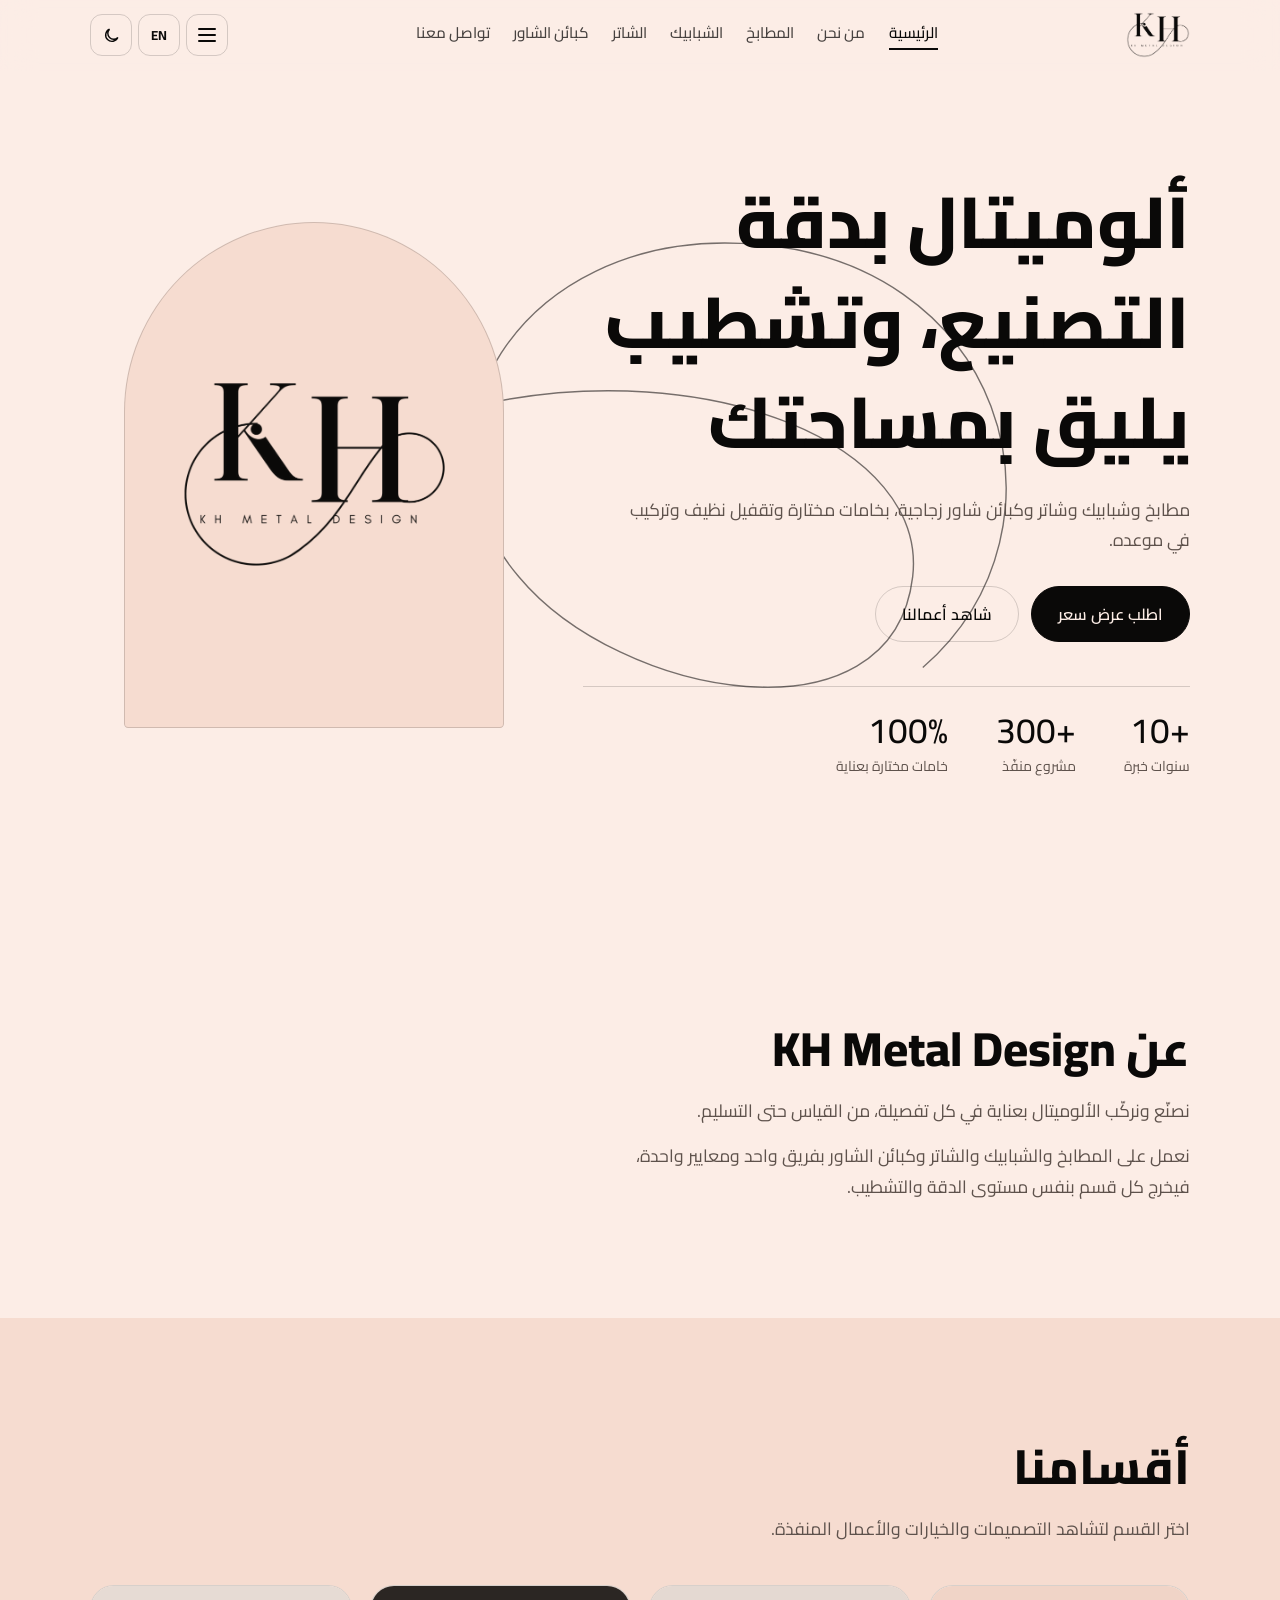
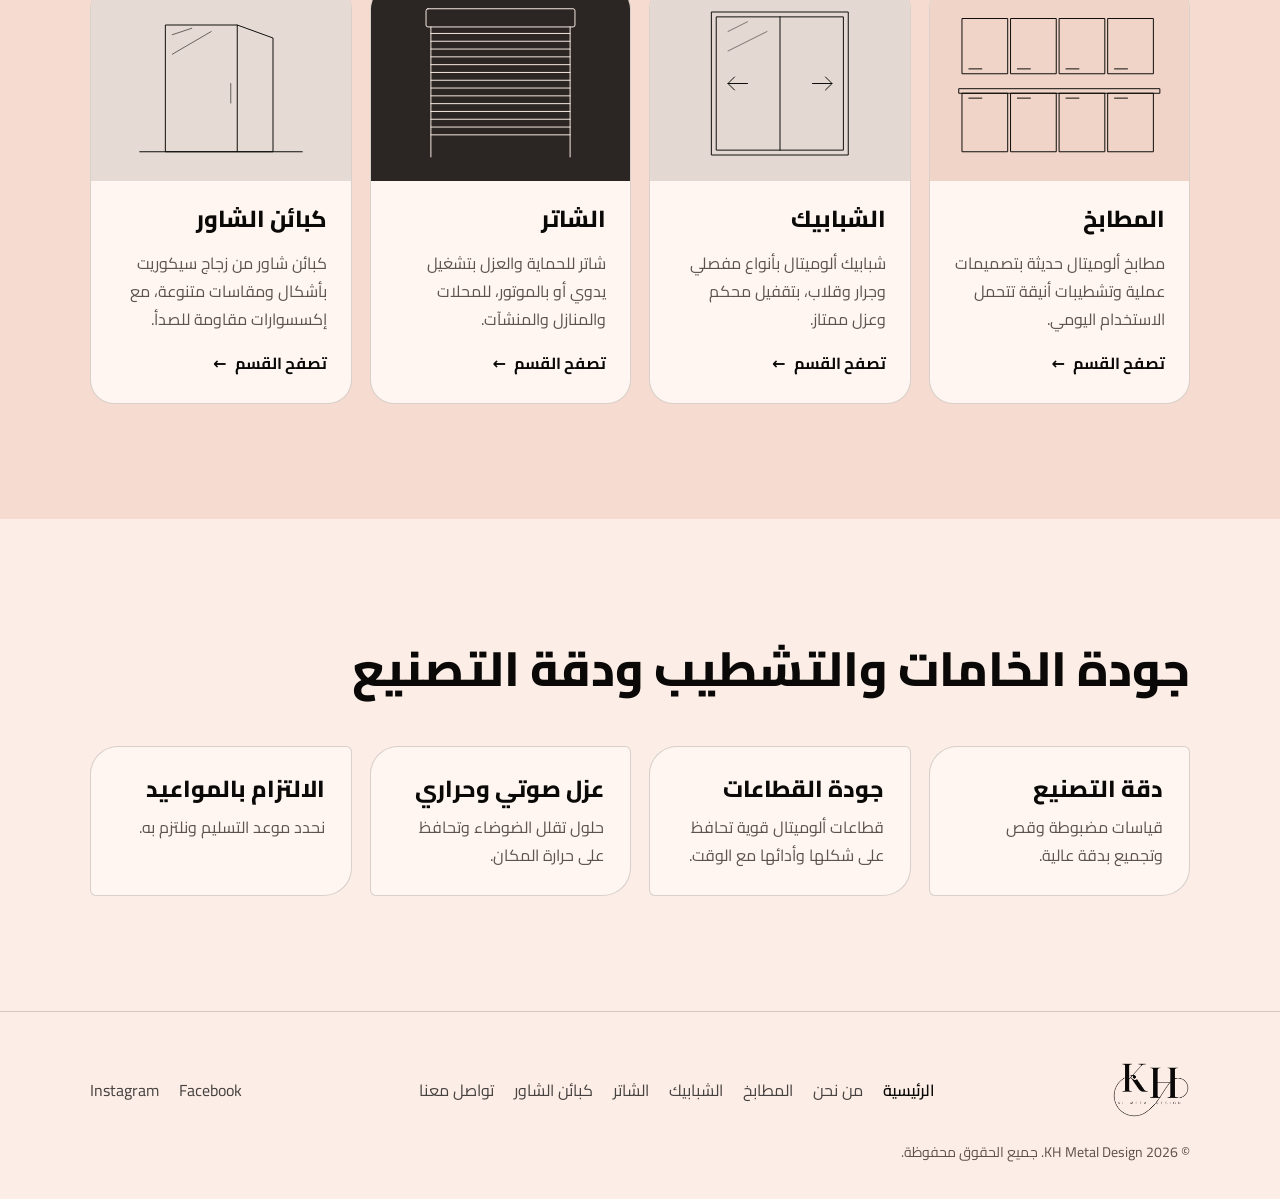
<file: index.html>
<!DOCTYPE html>
<html lang="ar" dir="rtl" data-theme="light">
<head>
<meta charset="utf-8"><meta name="viewport" content="width=device-width,initial-scale=1,viewport-fit=cover">
<title>KH Metal Design | مطابخ وشبابيك وشاتر وكبائن شاور ألوميتال</title>
<meta name="description" id="metaDesc" content="KH Metal Design">
<meta property="og:title" content="KH Metal Design"><meta property="og:image" content="images/logo-original.png">
<link rel="icon" href="images/favicon.png">
<link rel="preconnect" href="https://fonts.googleapis.com"><link rel="preconnect" href="https://fonts.gstatic.com" crossorigin>
<link href="https://fonts.googleapis.com/css2?family=Bodoni+Moda:opsz,wght@6..96,500;6..96,700&family=Cairo:wght@400;600;800&family=Plus+Jakarta+Sans:wght@400;500;700&display=swap" rel="stylesheet">
<link rel="stylesheet" href="css/style.css">
<script>try{var d=document.documentElement,t=localStorage.getItem('kh-theme')||'light',l=localStorage.getItem('kh-lang')==='en'?'en':'ar';d.dataset.theme=t;d.lang=l;d.dir=l==='ar'?'rtl':'ltr'}catch(e){}</script>
</head>
<body data-page="index">
<header class="nav" id="top"><div class="wrap nav-in">
 <a class="brand" href="index.html" aria-label="KH Metal Design"><img class="logo-d" src="images/logo-dark.png" alt="KH Metal Design"><img class="logo-l" src="images/logo-light.png" alt="" aria-hidden="true"></a>
 <nav class="links" data-i18n-attr="aria-label:ui.main"><a href="index.html" data-page="index" data-i18n="nav.home"></a><a href="about.html" data-page="about" data-i18n="nav.about"></a><a href="kitchens.html" data-page="kitchens" data-i18n="svc.kitchens.n"></a><a href="windows.html" data-page="windows" data-i18n="svc.windows.n"></a><a href="shutters.html" data-page="shutters" data-i18n="svc.shutters.n"></a><a href="shower-cabins.html" data-page="showers" data-i18n="svc.showers.n"></a><a href="contact.html" data-page="contact" data-i18n="nav.contact"></a></nav>
 <div class="ctrls">
  <button id="menuBtn" class="ib" aria-expanded="false" aria-controls="menu" data-i18n-attr="aria-label:ui.menu"><span class="bars"></span></button>
  <button id="langBtn" class="ib txt" data-i18n-attr="aria-label:ui.lang"></button>
  <button id="themeBtn" class="ib" aria-pressed="false" data-i18n-attr="aria-label:ui.theme">
   <svg class="i-moon" width="19" height="19" viewBox="0 0 24 24" fill="none" stroke="currentColor" stroke-width="1.8"><path d="M20 14.5A8 8 0 1 1 9.5 4 6.5 6.5 0 0 0 20 14.5z"/></svg>
   <svg class="i-sun" width="19" height="19" viewBox="0 0 24 24" fill="none" stroke="currentColor" stroke-width="1.8" stroke-linecap="round"><circle cx="12" cy="12" r="4"/><path d="M12 2v2M12 20v2M2 12h2M20 12h2M5 5l1.5 1.5M17.5 17.5L19 19M19 5l-1.5 1.5M6.5 17.5L5 19"/></svg>
  </button>
 </div>
</div></header>

<div class="menu" id="menu"><nav data-i18n-attr="aria-label:ui.menu">
 <a href="index.html" data-page="index" data-i18n="nav.home"></a><a href="about.html" data-page="about" data-i18n="nav.about"></a><a href="kitchens.html" data-page="kitchens" data-i18n="svc.kitchens.n"></a><a href="windows.html" data-page="windows" data-i18n="svc.windows.n"></a><a href="shutters.html" data-page="shutters" data-i18n="svc.shutters.n"></a><a href="shower-cabins.html" data-page="showers" data-i18n="svc.showers.n"></a><a href="contact.html" data-page="contact" data-i18n="nav.contact"></a>
</nav></div>

<main>
<section class="hero"><div class="wrap hero-in">
 <svg class="swash" viewBox="0 0 800 700" preserveAspectRatio="xMidYMid meet" aria-hidden="true"><path pathLength="1" d="M120 560C-40 420 40 150 300 140C520 130 640 330 520 470C420 590 150 640 130 470C115 340 330 250 560 300C680 326 760 250 700 190"/></svg>
 <div class="hero-txt">
  <h1 data-i18n="hero.h1"></h1><p class="lead" data-i18n="hero.p"></p>
  <div class="row"><a class="btn" href="contact.html" data-i18n="hero.c1"></a><a class="btn ghost" href="#services" data-i18n="hero.c2"></a></div>
  <dl class="stats"><div><dt data-i18n="st.1n"></dt><dd data-i18n="st.1l"></dd></div><div><dt data-i18n="st.2n"></dt><dd data-i18n="st.2l"></dd></div><div><dt data-i18n="st.3n"></dt><dd data-i18n="st.3l"></dd></div></dl>
 </div>
 <div class="arch logo"><img class="logo-d" src="images/logo-dark.png" alt="KH Metal Design"><img class="logo-l" src="images/logo-light.png" alt="" aria-hidden="true"></div>
</div></section>

<section id="about" class="sec"><div class="wrap">
 <h2 data-i18n="ab.title"></h2><p class="lead" data-i18n="ab.p"></p><p class="lead" data-i18n="ab.p2"></p>
</div></section>

<section id="services" class="sec alt"><div class="wrap">
 <h2 data-i18n="home.svc"></h2><p class="lead" data-i18n="home.svcp"></p>
 <div class="scards"><a class="scard reveal" href="kitchens.html"><img loading="lazy" src="images/projects/k1.svg" alt=""><div><h3 data-i18n="svc.kitchens.n"></h3><p data-i18n="svc.kitchens.d"></p><span class="more" data-i18n="home.more"></span></div></a><a class="scard reveal" href="windows.html"><img loading="lazy" src="images/projects/w1.svg" alt=""><div><h3 data-i18n="svc.windows.n"></h3><p data-i18n="svc.windows.d"></p><span class="more" data-i18n="home.more"></span></div></a><a class="scard reveal" href="shutters.html"><img loading="lazy" src="images/projects/s1.svg" alt=""><div><h3 data-i18n="svc.shutters.n"></h3><p data-i18n="svc.shutters.d"></p><span class="more" data-i18n="home.more"></span></div></a><a class="scard reveal" href="shower-cabins.html"><img loading="lazy" src="images/projects/c1.svg" alt=""><div><h3 data-i18n="svc.showers.n"></h3><p data-i18n="svc.showers.d"></p><span class="more" data-i18n="home.more"></span></div></a></div>
</div></section>

<section id="quality" class="sec"><div class="wrap">
 <h2 data-i18n="ql.title"></h2>
 <div class="feats"><article class="reveal"><h3 data-i18n="ab.1t"></h3><p data-i18n="ab.1d"></p></article><article class="reveal"><h3 data-i18n="ab.2t"></h3><p data-i18n="ab.2d"></p></article><article class="reveal"><h3 data-i18n="ab.3t"></h3><p data-i18n="ab.3d"></p></article><article class="reveal"><h3 data-i18n="ab.4t"></h3><p data-i18n="ab.4d"></p></article></div>
</div></section>
</main>

<footer class="foot"><div class="wrap">
 <img class="logo-d" src="images/logo-dark.png" alt="KH Metal Design" height="56"><img class="logo-l" src="images/logo-light.png" alt="" aria-hidden="true" height="56">
 <nav data-i18n-attr="aria-label:ui.foot"><a href="index.html" data-page="index" data-i18n="nav.home"></a><a href="about.html" data-page="about" data-i18n="nav.about"></a><a href="kitchens.html" data-page="kitchens" data-i18n="svc.kitchens.n"></a><a href="windows.html" data-page="windows" data-i18n="svc.windows.n"></a><a href="shutters.html" data-page="shutters" data-i18n="svc.shutters.n"></a><a href="shower-cabins.html" data-page="showers" data-i18n="svc.showers.n"></a><a href="contact.html" data-page="contact" data-i18n="nav.contact"></a></nav>
 <nav data-i18n-attr="aria-label:ui.social"><a data-social="facebook" target="_blank" rel="noopener">Facebook</a><a data-social="instagram" target="_blank" rel="noopener">Instagram</a></nav>
 <p>© <span id="yr"></span> KH Metal Design. <span data-i18n="ft.rights"></span></p>
</div></footer>

<div id="lb" class="lb" hidden role="dialog" aria-modal="true">
 <button id="lbX" class="lb-b x" data-i18n-attr="aria-label:ui.close">×</button>
 <button id="lbPrev" class="lb-b nav-b" data-i18n-attr="aria-label:ui.prev">‹</button>
 <figure><img id="lbImg" alt=""><figcaption id="lbCap"></figcaption></figure>
 <button id="lbNext" class="lb-b nav-b" data-i18n-attr="aria-label:ui.next">›</button>
</div>
<div id="toast" class="toast" role="status"></div>
<script src="js/translations.js"></script><script src="js/projects-data.js"></script><script src="js/main.js"></script>
</body></html>
</file>
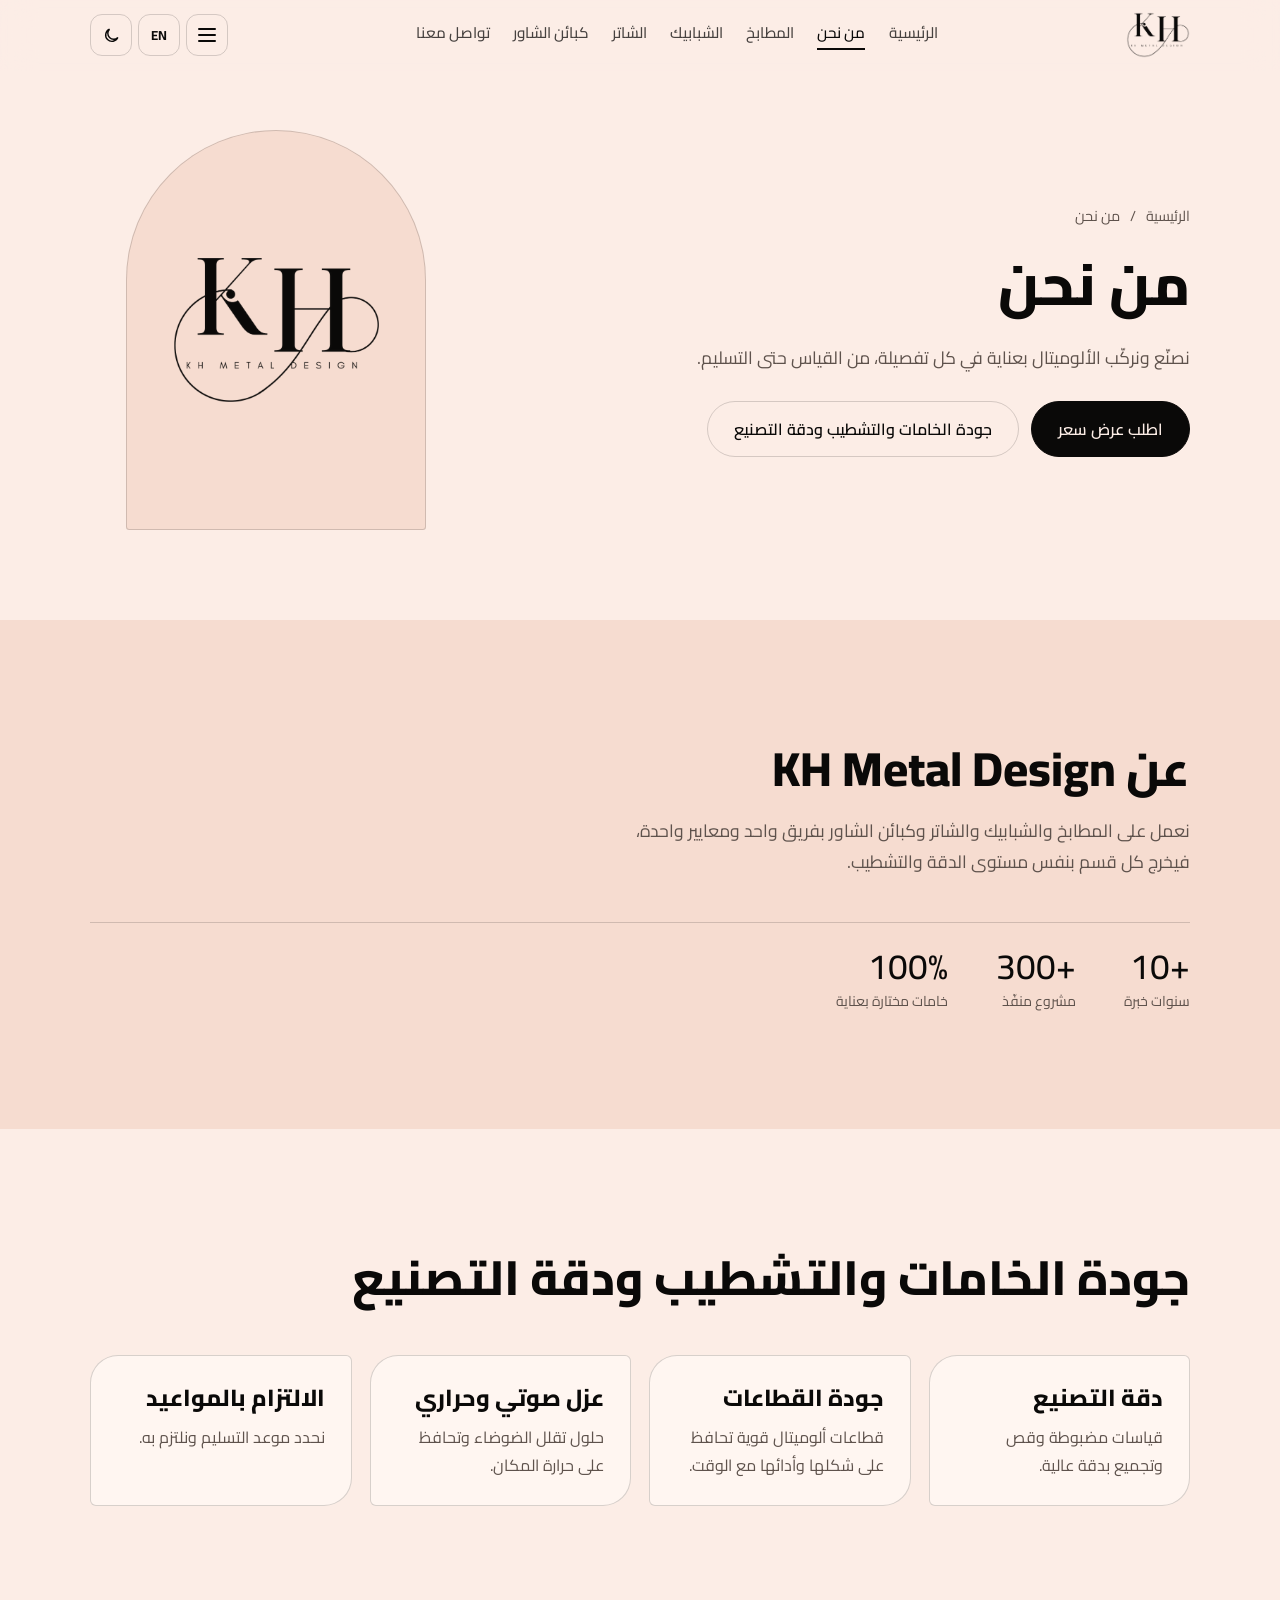
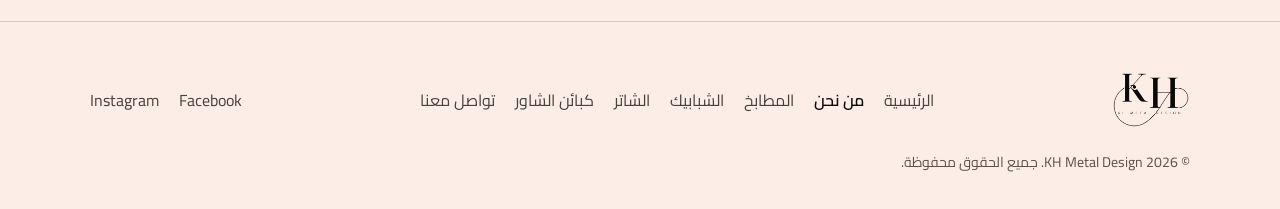
<file: about.html>
<!DOCTYPE html>
<html lang="ar" dir="rtl" data-theme="light">
<head>
<meta charset="utf-8"><meta name="viewport" content="width=device-width,initial-scale=1,viewport-fit=cover">
<title>من نحن | KH Metal Design</title>
<meta name="description" id="metaDesc" content="KH Metal Design">
<meta property="og:title" content="KH Metal Design"><meta property="og:image" content="images/logo-original.png">
<link rel="icon" href="images/favicon.png">
<link rel="preconnect" href="https://fonts.googleapis.com"><link rel="preconnect" href="https://fonts.gstatic.com" crossorigin>
<link href="https://fonts.googleapis.com/css2?family=Bodoni+Moda:opsz,wght@6..96,500;6..96,700&family=Cairo:wght@400;600;800&family=Plus+Jakarta+Sans:wght@400;500;700&display=swap" rel="stylesheet">
<link rel="stylesheet" href="css/style.css">
<script>try{var d=document.documentElement,t=localStorage.getItem('kh-theme')||'light',l=localStorage.getItem('kh-lang')==='en'?'en':'ar';d.dataset.theme=t;d.lang=l;d.dir=l==='ar'?'rtl':'ltr'}catch(e){}</script>
</head>
<body data-page="about">
<header class="nav" id="top"><div class="wrap nav-in">
 <a class="brand" href="index.html" aria-label="KH Metal Design"><img class="logo-d" src="images/logo-dark.png" alt="KH Metal Design"><img class="logo-l" src="images/logo-light.png" alt="" aria-hidden="true"></a>
 <nav class="links" data-i18n-attr="aria-label:ui.main"><a href="index.html" data-page="index" data-i18n="nav.home"></a><a href="about.html" data-page="about" data-i18n="nav.about"></a><a href="kitchens.html" data-page="kitchens" data-i18n="svc.kitchens.n"></a><a href="windows.html" data-page="windows" data-i18n="svc.windows.n"></a><a href="shutters.html" data-page="shutters" data-i18n="svc.shutters.n"></a><a href="shower-cabins.html" data-page="showers" data-i18n="svc.showers.n"></a><a href="contact.html" data-page="contact" data-i18n="nav.contact"></a></nav>
 <div class="ctrls">
  <button id="menuBtn" class="ib" aria-expanded="false" aria-controls="menu" data-i18n-attr="aria-label:ui.menu"><span class="bars"></span></button>
  <button id="langBtn" class="ib txt" data-i18n-attr="aria-label:ui.lang"></button>
  <button id="themeBtn" class="ib" aria-pressed="false" data-i18n-attr="aria-label:ui.theme">
   <svg class="i-moon" width="19" height="19" viewBox="0 0 24 24" fill="none" stroke="currentColor" stroke-width="1.8"><path d="M20 14.5A8 8 0 1 1 9.5 4 6.5 6.5 0 0 0 20 14.5z"/></svg>
   <svg class="i-sun" width="19" height="19" viewBox="0 0 24 24" fill="none" stroke="currentColor" stroke-width="1.8" stroke-linecap="round"><circle cx="12" cy="12" r="4"/><path d="M12 2v2M12 20v2M2 12h2M20 12h2M5 5l1.5 1.5M17.5 17.5L19 19M19 5l-1.5 1.5M6.5 17.5L5 19"/></svg>
  </button>
 </div>
</div></header>

<div class="menu" id="menu"><nav data-i18n-attr="aria-label:ui.menu">
 <a href="index.html" data-page="index" data-i18n="nav.home"></a><a href="about.html" data-page="about" data-i18n="nav.about"></a><a href="kitchens.html" data-page="kitchens" data-i18n="svc.kitchens.n"></a><a href="windows.html" data-page="windows" data-i18n="svc.windows.n"></a><a href="shutters.html" data-page="shutters" data-i18n="svc.shutters.n"></a><a href="shower-cabins.html" data-page="showers" data-i18n="svc.showers.n"></a><a href="contact.html" data-page="contact" data-i18n="nav.contact"></a>
</nav></div>

<main>
<section class="ph"><div class="wrap ph-in">
 <div class="ph-txt">
  <p class="crumb"><a href="index.html" data-i18n="nav.home"></a><span aria-hidden="true">/</span><span data-i18n="nav.about"></span></p>
  <h1 data-i18n="about.h"></h1><p class="lead" data-i18n="ab.p"></p>
  <div class="row"><a class="btn" href="contact.html" data-i18n="hero.c1"></a><a class="btn ghost" href="#quality" data-i18n="ql.title"></a></div>
 </div>
 <div class="arch sm logo"><img class="logo-d" src="images/logo-dark.png" alt="KH Metal Design"><img class="logo-l" src="images/logo-light.png" alt="" aria-hidden="true"></div>
</div></section>

<section id="about" class="sec alt"><div class="wrap">
 <h2 data-i18n="ab.title"></h2><p class="lead" data-i18n="ab.p2"></p>
 <dl class="stats"><div><dt data-i18n="st.1n"></dt><dd data-i18n="st.1l"></dd></div><div><dt data-i18n="st.2n"></dt><dd data-i18n="st.2l"></dd></div><div><dt data-i18n="st.3n"></dt><dd data-i18n="st.3l"></dd></div></dl>
</div></section>

<section id="quality" class="sec"><div class="wrap">
 <h2 data-i18n="ql.title"></h2>
 <div class="feats"><article class="reveal"><h3 data-i18n="ab.1t"></h3><p data-i18n="ab.1d"></p></article><article class="reveal"><h3 data-i18n="ab.2t"></h3><p data-i18n="ab.2d"></p></article><article class="reveal"><h3 data-i18n="ab.3t"></h3><p data-i18n="ab.3d"></p></article><article class="reveal"><h3 data-i18n="ab.4t"></h3><p data-i18n="ab.4d"></p></article></div>
</div></section>
</main>
</main>

<footer class="foot"><div class="wrap">
 <img class="logo-d" src="images/logo-dark.png" alt="KH Metal Design" height="56"><img class="logo-l" src="images/logo-light.png" alt="" aria-hidden="true" height="56">
 <nav data-i18n-attr="aria-label:ui.foot"><a href="index.html" data-page="index" data-i18n="nav.home"></a><a href="about.html" data-page="about" data-i18n="nav.about"></a><a href="kitchens.html" data-page="kitchens" data-i18n="svc.kitchens.n"></a><a href="windows.html" data-page="windows" data-i18n="svc.windows.n"></a><a href="shutters.html" data-page="shutters" data-i18n="svc.shutters.n"></a><a href="shower-cabins.html" data-page="showers" data-i18n="svc.showers.n"></a><a href="contact.html" data-page="contact" data-i18n="nav.contact"></a></nav>
 <nav data-i18n-attr="aria-label:ui.social"><a data-social="facebook" target="_blank" rel="noopener">Facebook</a><a data-social="instagram" target="_blank" rel="noopener">Instagram</a></nav>
 <p>© <span id="yr"></span> KH Metal Design. <span data-i18n="ft.rights"></span></p>
</div></footer>

<div id="lb" class="lb" hidden role="dialog" aria-modal="true">
 <button id="lbX" class="lb-b x" data-i18n-attr="aria-label:ui.close">×</button>
 <button id="lbPrev" class="lb-b nav-b" data-i18n-attr="aria-label:ui.prev">‹</button>
 <figure><img id="lbImg" alt=""><figcaption id="lbCap"></figcaption></figure>
 <button id="lbNext" class="lb-b nav-b" data-i18n-attr="aria-label:ui.next">›</button>
</div>
<div id="toast" class="toast" role="status"></div>
<script src="js/translations.js"></script><script src="js/projects-data.js"></script><script src="js/main.js"></script>
</body></html>
</file>
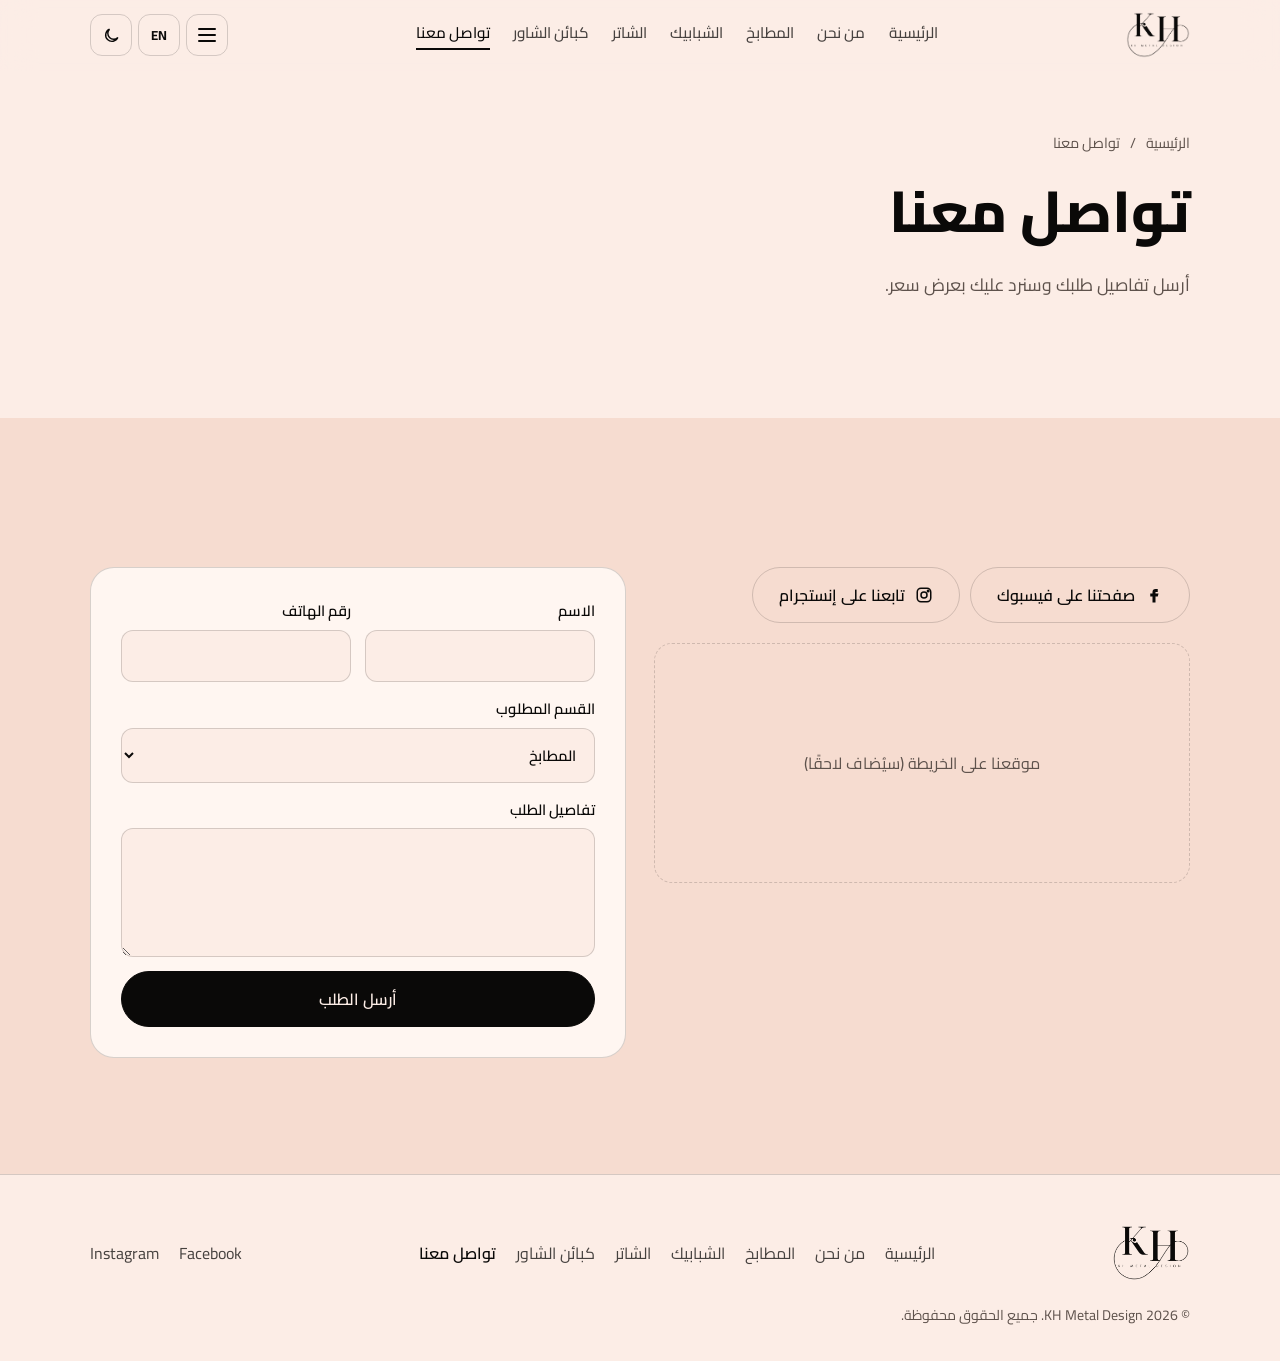
<file: contact.html>
<!DOCTYPE html>
<html lang="ar" dir="rtl" data-theme="light">
<head>
<meta charset="utf-8"><meta name="viewport" content="width=device-width,initial-scale=1,viewport-fit=cover">
<title>تواصل معنا | KH Metal Design</title>
<meta name="description" id="metaDesc" content="KH Metal Design">
<meta property="og:title" content="KH Metal Design"><meta property="og:image" content="images/logo-original.png">
<link rel="icon" href="images/favicon.png">
<link rel="preconnect" href="https://fonts.googleapis.com"><link rel="preconnect" href="https://fonts.gstatic.com" crossorigin>
<link href="https://fonts.googleapis.com/css2?family=Bodoni+Moda:opsz,wght@6..96,500;6..96,700&family=Cairo:wght@400;600;800&family=Plus+Jakarta+Sans:wght@400;500;700&display=swap" rel="stylesheet">
<link rel="stylesheet" href="css/style.css">
<script>try{var d=document.documentElement,t=localStorage.getItem('kh-theme')||'light',l=localStorage.getItem('kh-lang')==='en'?'en':'ar';d.dataset.theme=t;d.lang=l;d.dir=l==='ar'?'rtl':'ltr'}catch(e){}</script>
</head>
<body data-page="contact">
<header class="nav" id="top"><div class="wrap nav-in">
 <a class="brand" href="index.html" aria-label="KH Metal Design"><img class="logo-d" src="images/logo-dark.png" alt="KH Metal Design"><img class="logo-l" src="images/logo-light.png" alt="" aria-hidden="true"></a>
 <nav class="links" data-i18n-attr="aria-label:ui.main"><a href="index.html" data-page="index" data-i18n="nav.home"></a><a href="about.html" data-page="about" data-i18n="nav.about"></a><a href="kitchens.html" data-page="kitchens" data-i18n="svc.kitchens.n"></a><a href="windows.html" data-page="windows" data-i18n="svc.windows.n"></a><a href="shutters.html" data-page="shutters" data-i18n="svc.shutters.n"></a><a href="shower-cabins.html" data-page="showers" data-i18n="svc.showers.n"></a><a href="contact.html" data-page="contact" data-i18n="nav.contact"></a></nav>
 <div class="ctrls">
  <button id="menuBtn" class="ib" aria-expanded="false" aria-controls="menu" data-i18n-attr="aria-label:ui.menu"><span class="bars"></span></button>
  <button id="langBtn" class="ib txt" data-i18n-attr="aria-label:ui.lang"></button>
  <button id="themeBtn" class="ib" aria-pressed="false" data-i18n-attr="aria-label:ui.theme">
   <svg class="i-moon" width="19" height="19" viewBox="0 0 24 24" fill="none" stroke="currentColor" stroke-width="1.8"><path d="M20 14.5A8 8 0 1 1 9.5 4 6.5 6.5 0 0 0 20 14.5z"/></svg>
   <svg class="i-sun" width="19" height="19" viewBox="0 0 24 24" fill="none" stroke="currentColor" stroke-width="1.8" stroke-linecap="round"><circle cx="12" cy="12" r="4"/><path d="M12 2v2M12 20v2M2 12h2M20 12h2M5 5l1.5 1.5M17.5 17.5L19 19M19 5l-1.5 1.5M6.5 17.5L5 19"/></svg>
  </button>
 </div>
</div></header>

<div class="menu" id="menu"><nav data-i18n-attr="aria-label:ui.menu">
 <a href="index.html" data-page="index" data-i18n="nav.home"></a><a href="about.html" data-page="about" data-i18n="nav.about"></a><a href="kitchens.html" data-page="kitchens" data-i18n="svc.kitchens.n"></a><a href="windows.html" data-page="windows" data-i18n="svc.windows.n"></a><a href="shutters.html" data-page="shutters" data-i18n="svc.shutters.n"></a><a href="shower-cabins.html" data-page="showers" data-i18n="svc.showers.n"></a><a href="contact.html" data-page="contact" data-i18n="nav.contact"></a>
</nav></div>

<main>
<section class="ph"><div class="wrap ph-in" style="grid-template-columns:1fr">
 <div class="ph-txt">
  <p class="crumb"><a href="index.html" data-i18n="nav.home"></a><span aria-hidden="true">/</span><span data-i18n="nav.contact"></span></p>
  <h1 data-i18n="ct.title"></h1><p class="lead" data-i18n="ct.p"></p>
 </div>
</div></section>

<section id="contact" class="sec alt"><div class="wrap">
 <div class="ct">
  <div class="ct-side">
   <div class="social">
    <a class="btn ghost" data-social="facebook" target="_blank" rel="noopener"><svg width="18" height="18" viewBox="0 0 24 24" fill="currentColor" aria-hidden="true"><path d="M14 8h3V4h-3a4 4 0 0 0-4 4v2H7v4h3v8h4v-8h3l1-4h-4V8z"/></svg><span data-i18n="ct.fb"></span></a>
    <a class="btn ghost" data-social="instagram" target="_blank" rel="noopener"><svg width="18" height="18" viewBox="0 0 24 24" fill="none" stroke="currentColor" stroke-width="2" aria-hidden="true"><rect x="3" y="3" width="18" height="18" rx="5"/><circle cx="12" cy="12" r="4"/><circle cx="17.5" cy="6.5" r="1" fill="currentColor"/></svg><span data-i18n="ct.ig"></span></a>
    <span id="quick" class="quick"></span>
   </div>
   <div id="map" class="map"><span data-i18n="ct.map"></span></div>
  </div>
  <form id="qf" class="form">
   <label><span data-i18n="f.name"></span><input name="name" required autocomplete="name"></label>
   <label><span data-i18n="f.phone"></span><input name="phone" type="tel" required autocomplete="tel" dir="ltr"></label>
   <label class="full"><span data-i18n="f.dept"></span><select name="dept" id="dept"></select></label>
   <label class="full"><span data-i18n="f.details"></span><textarea name="details" rows="4"></textarea></label>
   <button class="btn full" type="submit" data-i18n="f.send"></button>
  </form>
 </div>
</div></section>
</main>
</main>

<footer class="foot"><div class="wrap">
 <img class="logo-d" src="images/logo-dark.png" alt="KH Metal Design" height="56"><img class="logo-l" src="images/logo-light.png" alt="" aria-hidden="true" height="56">
 <nav data-i18n-attr="aria-label:ui.foot"><a href="index.html" data-page="index" data-i18n="nav.home"></a><a href="about.html" data-page="about" data-i18n="nav.about"></a><a href="kitchens.html" data-page="kitchens" data-i18n="svc.kitchens.n"></a><a href="windows.html" data-page="windows" data-i18n="svc.windows.n"></a><a href="shutters.html" data-page="shutters" data-i18n="svc.shutters.n"></a><a href="shower-cabins.html" data-page="showers" data-i18n="svc.showers.n"></a><a href="contact.html" data-page="contact" data-i18n="nav.contact"></a></nav>
 <nav data-i18n-attr="aria-label:ui.social"><a data-social="facebook" target="_blank" rel="noopener">Facebook</a><a data-social="instagram" target="_blank" rel="noopener">Instagram</a></nav>
 <p>© <span id="yr"></span> KH Metal Design. <span data-i18n="ft.rights"></span></p>
</div></footer>

<div id="lb" class="lb" hidden role="dialog" aria-modal="true">
 <button id="lbX" class="lb-b x" data-i18n-attr="aria-label:ui.close">×</button>
 <button id="lbPrev" class="lb-b nav-b" data-i18n-attr="aria-label:ui.prev">‹</button>
 <figure><img id="lbImg" alt=""><figcaption id="lbCap"></figcaption></figure>
 <button id="lbNext" class="lb-b nav-b" data-i18n-attr="aria-label:ui.next">›</button>
</div>
<div id="toast" class="toast" role="status"></div>
<script src="js/translations.js"></script><script src="js/projects-data.js"></script><script src="js/main.js"></script>
</body></html>
</file>
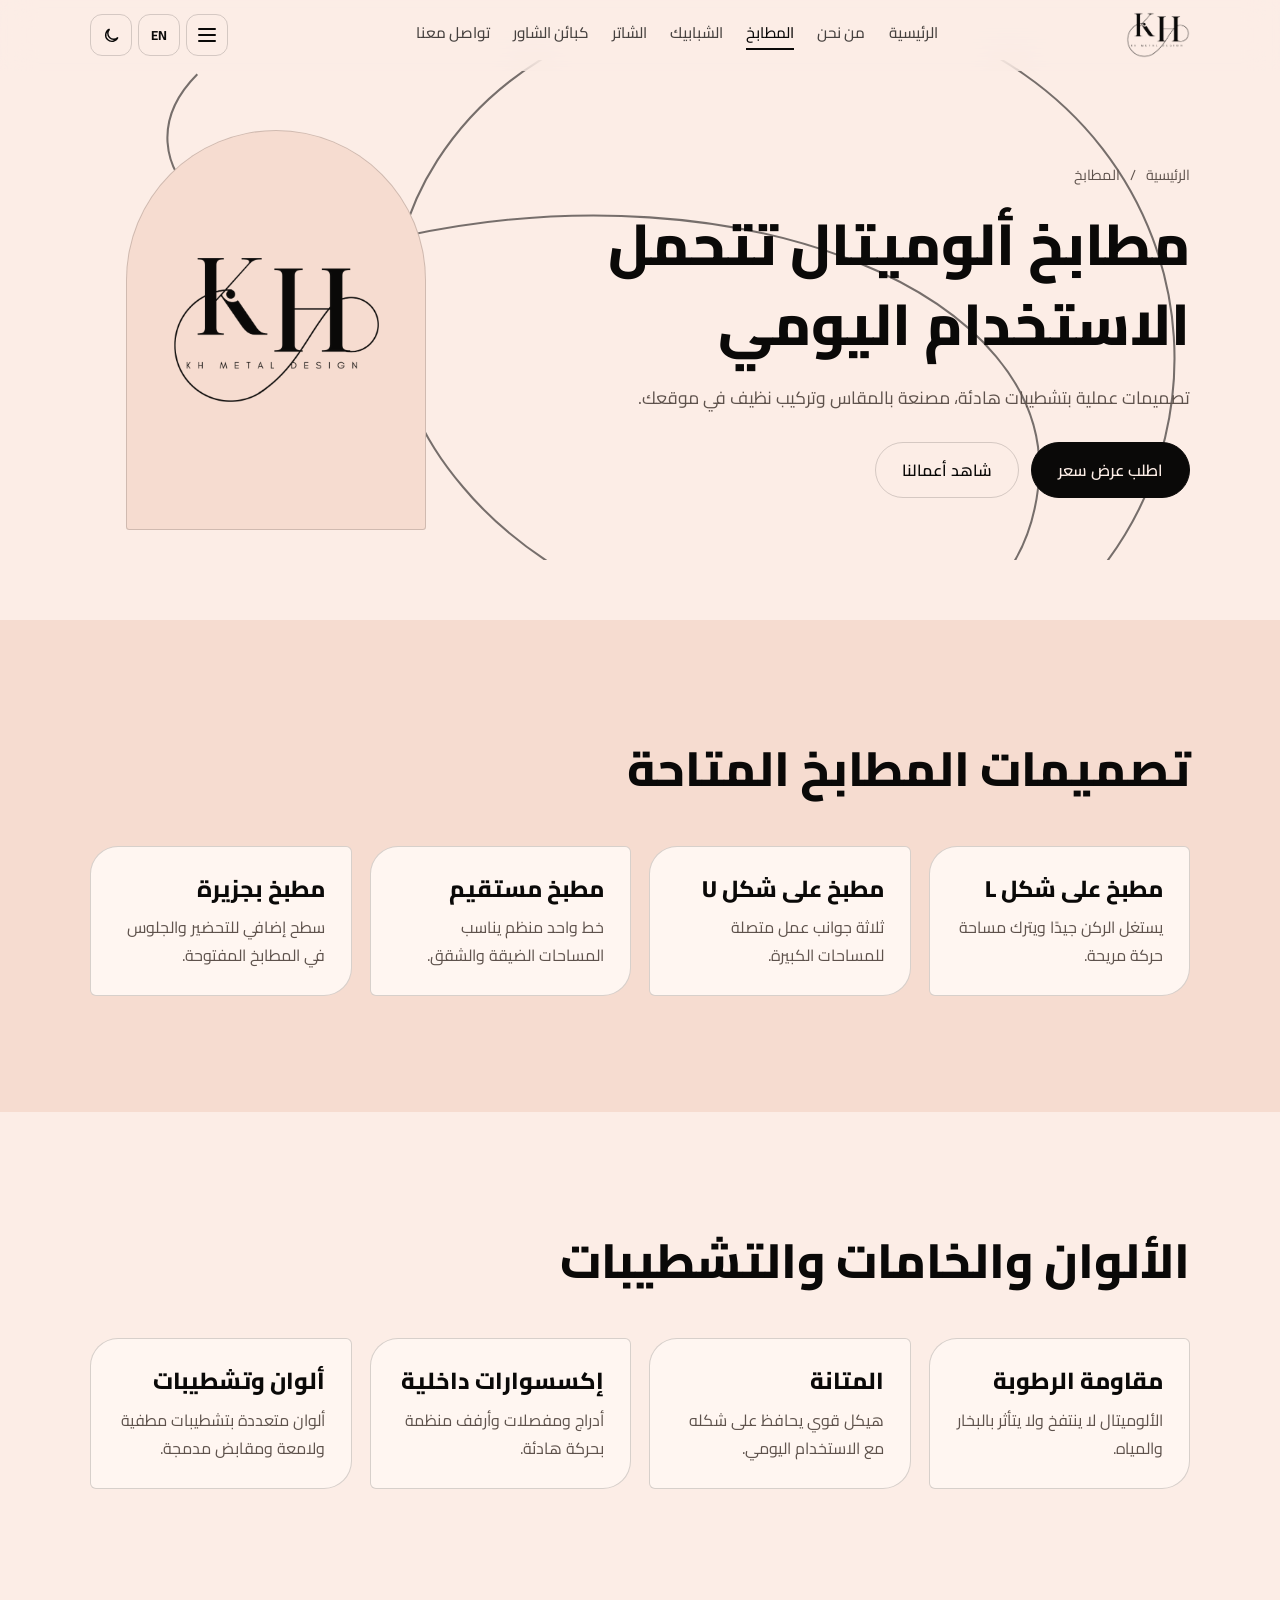
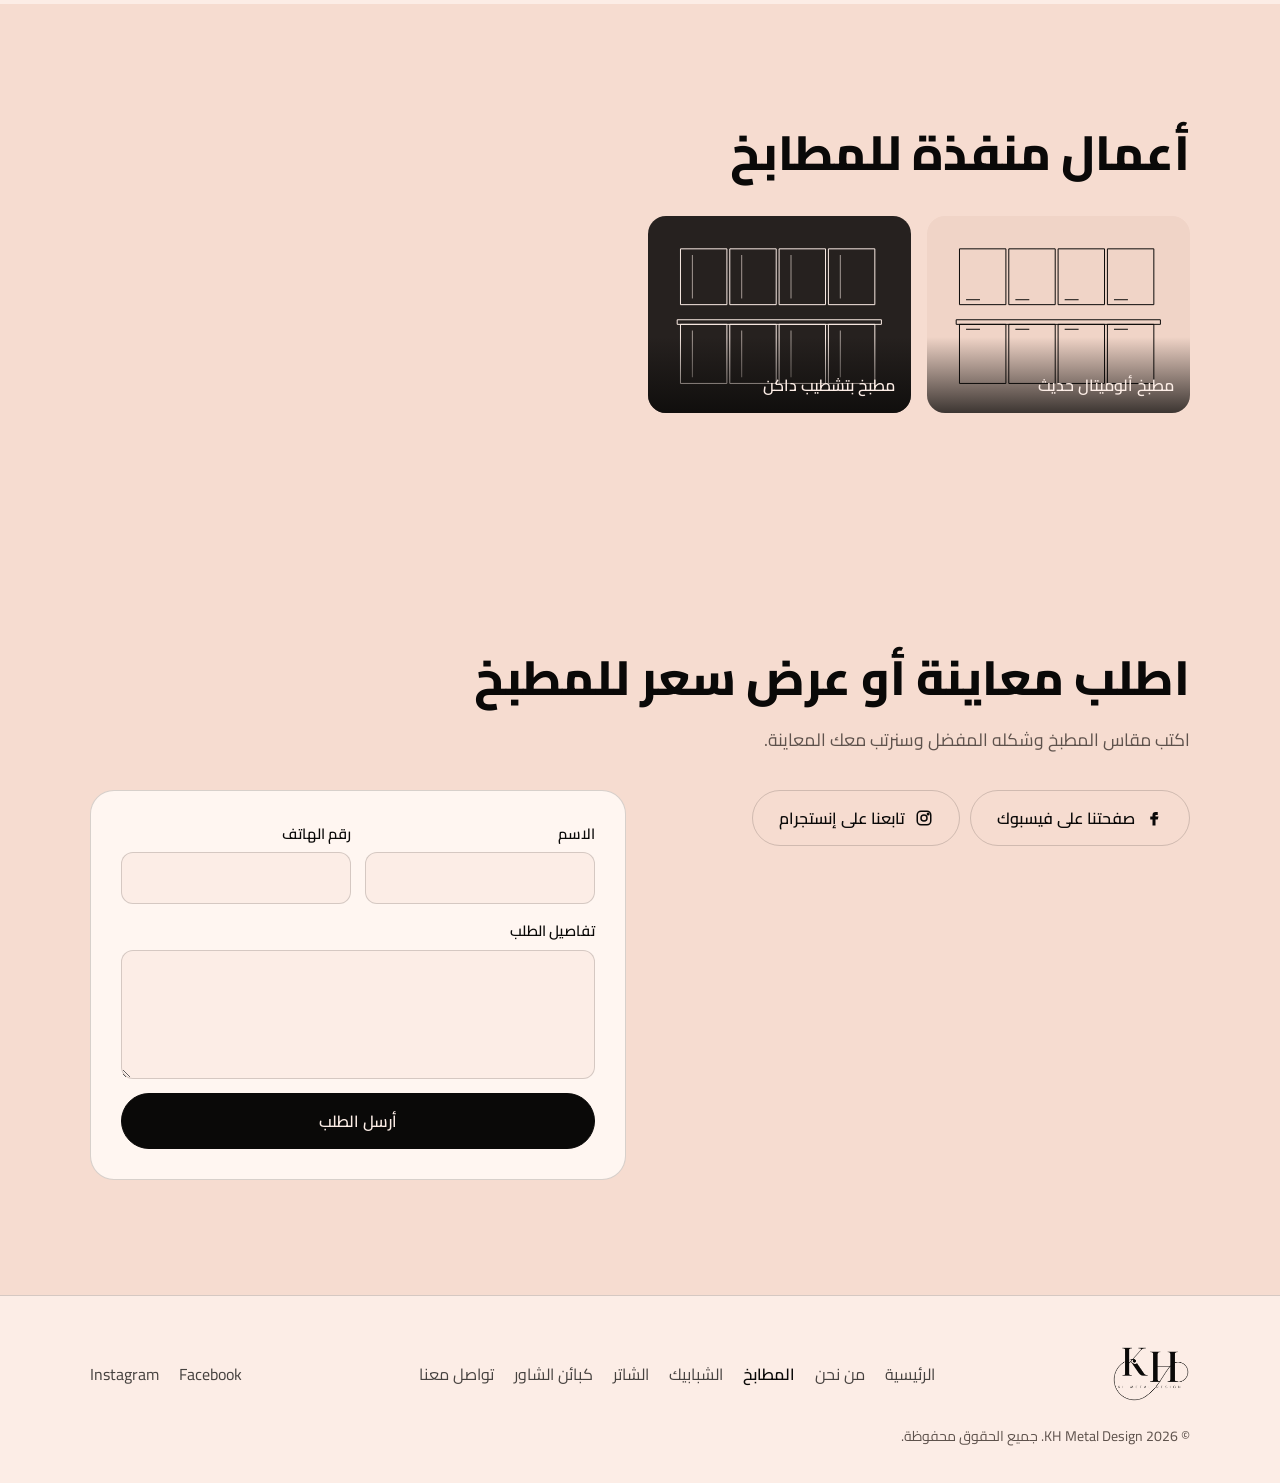
<file: kitchens.html>
<!DOCTYPE html>
<html lang="ar" dir="rtl" data-theme="light">
<head>
<meta charset="utf-8"><meta name="viewport" content="width=device-width,initial-scale=1,viewport-fit=cover">
<title>مطابخ ألوميتال | KH Metal Design</title>
<meta name="description" id="metaDesc" content="KH Metal Design">
<meta property="og:title" content="KH Metal Design"><meta property="og:image" content="images/logo-original.png">
<link rel="icon" href="images/favicon.png">
<link rel="preconnect" href="https://fonts.googleapis.com"><link rel="preconnect" href="https://fonts.gstatic.com" crossorigin>
<link href="https://fonts.googleapis.com/css2?family=Bodoni+Moda:opsz,wght@6..96,500;6..96,700&family=Cairo:wght@400;600;800&family=Plus+Jakarta+Sans:wght@400;500;700&display=swap" rel="stylesheet">
<link rel="stylesheet" href="css/style.css">
<script>try{var d=document.documentElement,t=localStorage.getItem('kh-theme')||'light',l=localStorage.getItem('kh-lang')==='en'?'en':'ar';d.dataset.theme=t;d.lang=l;d.dir=l==='ar'?'rtl':'ltr'}catch(e){}</script>
</head>
<body data-page="kitchens">
<header class="nav" id="top"><div class="wrap nav-in">
 <a class="brand" href="index.html" aria-label="KH Metal Design"><img class="logo-d" src="images/logo-dark.png" alt="KH Metal Design"><img class="logo-l" src="images/logo-light.png" alt="" aria-hidden="true"></a>
 <nav class="links" data-i18n-attr="aria-label:ui.main"><a href="index.html" data-page="index" data-i18n="nav.home"></a><a href="about.html" data-page="about" data-i18n="nav.about"></a><a href="kitchens.html" data-page="kitchens" data-i18n="svc.kitchens.n"></a><a href="windows.html" data-page="windows" data-i18n="svc.windows.n"></a><a href="shutters.html" data-page="shutters" data-i18n="svc.shutters.n"></a><a href="shower-cabins.html" data-page="showers" data-i18n="svc.showers.n"></a><a href="contact.html" data-page="contact" data-i18n="nav.contact"></a></nav>
 <div class="ctrls">
  <button id="menuBtn" class="ib" aria-expanded="false" aria-controls="menu" data-i18n-attr="aria-label:ui.menu"><span class="bars"></span></button>
  <button id="langBtn" class="ib txt" data-i18n-attr="aria-label:ui.lang"></button>
  <button id="themeBtn" class="ib" aria-pressed="false" data-i18n-attr="aria-label:ui.theme">
   <svg class="i-moon" width="19" height="19" viewBox="0 0 24 24" fill="none" stroke="currentColor" stroke-width="1.8"><path d="M20 14.5A8 8 0 1 1 9.5 4 6.5 6.5 0 0 0 20 14.5z"/></svg>
   <svg class="i-sun" width="19" height="19" viewBox="0 0 24 24" fill="none" stroke="currentColor" stroke-width="1.8" stroke-linecap="round"><circle cx="12" cy="12" r="4"/><path d="M12 2v2M12 20v2M2 12h2M20 12h2M5 5l1.5 1.5M17.5 17.5L19 19M19 5l-1.5 1.5M6.5 17.5L5 19"/></svg>
  </button>
 </div>
</div></header>

<div class="menu" id="menu"><nav data-i18n-attr="aria-label:ui.menu">
 <a href="index.html" data-page="index" data-i18n="nav.home"></a><a href="about.html" data-page="about" data-i18n="nav.about"></a><a href="kitchens.html" data-page="kitchens" data-i18n="svc.kitchens.n"></a><a href="windows.html" data-page="windows" data-i18n="svc.windows.n"></a><a href="shutters.html" data-page="shutters" data-i18n="svc.shutters.n"></a><a href="shower-cabins.html" data-page="showers" data-i18n="svc.showers.n"></a><a href="contact.html" data-page="contact" data-i18n="nav.contact"></a>
</nav></div>

<main>
<section class="ph"><div class="wrap ph-in">
 <svg class="swash" viewBox="0 0 800 700" preserveAspectRatio="xMidYMid slice" aria-hidden="true"><path pathLength="1" d="M120 560C-40 420 40 150 300 140C520 130 640 330 520 470C420 590 150 640 130 470C115 340 330 250 560 300C680 326 760 250 700 190"/></svg>
 <div class="ph-txt">
  <p class="crumb"><a href="index.html" data-i18n="nav.home"></a><span aria-hidden="true">/</span><span data-i18n="svc.kitchens.n"></span></p>
  <h1 data-i18n="kitchens.h"></h1><p class="lead" data-i18n="kitchens.sub"></p>
  <div class="row"><a class="btn" href="contact.html" data-i18n="hero.c1"></a><a class="btn ghost" href="#work" data-i18n="hero.c2"></a></div>
 </div>
 <div class="arch sm logo"><img class="logo-d" src="images/logo-dark.png" alt="KH Metal Design"><img class="logo-l" src="images/logo-light.png" alt="" aria-hidden="true"></div>
</div></section>

<section id="designs" class="sec alt"><div class="wrap">
 <h2 data-i18n="kitchens.ds"></h2>
 <div class="feats"><article class="reveal"><h3 data-i18n="kitchens.d1t"></h3><p data-i18n="kitchens.d1d"></p></article><article class="reveal"><h3 data-i18n="kitchens.d2t"></h3><p data-i18n="kitchens.d2d"></p></article><article class="reveal"><h3 data-i18n="kitchens.d3t"></h3><p data-i18n="kitchens.d3d"></p></article><article class="reveal"><h3 data-i18n="kitchens.d4t"></h3><p data-i18n="kitchens.d4d"></p></article></div>
</div></section>

<section id="features" class="sec"><div class="wrap">
 <h2 data-i18n="kitchens.fs"></h2>
 <div class="feats"><article class="reveal"><h3 data-i18n="kitchens.f1t"></h3><p data-i18n="kitchens.f1d"></p></article><article class="reveal"><h3 data-i18n="kitchens.f2t"></h3><p data-i18n="kitchens.f2d"></p></article><article class="reveal"><h3 data-i18n="kitchens.f3t"></h3><p data-i18n="kitchens.f3d"></p></article><article class="reveal"><h3 data-i18n="kitchens.f4t"></h3><p data-i18n="kitchens.f4d"></p></article></div>
</div></section>

<section id="work" class="sec alt"><div class="wrap">
 <h2 data-i18n="kitchens.gal"></h2>
 <div id="grid" class="grid" data-cat="kitchens"></div>
</div></section>

<section id="contact" class="sec alt"><div class="wrap">
 <h2 data-i18n="kitchens.q"></h2><p class="lead" data-i18n="kitchens.qp"></p>
 <div class="ct">
  <div class="ct-side">
   <div class="social">
    <a class="btn ghost" data-social="facebook" target="_blank" rel="noopener"><svg width="18" height="18" viewBox="0 0 24 24" fill="currentColor" aria-hidden="true"><path d="M14 8h3V4h-3a4 4 0 0 0-4 4v2H7v4h3v8h4v-8h3l1-4h-4V8z"/></svg><span data-i18n="ct.fb"></span></a>
    <a class="btn ghost" data-social="instagram" target="_blank" rel="noopener"><svg width="18" height="18" viewBox="0 0 24 24" fill="none" stroke="currentColor" stroke-width="2" aria-hidden="true"><rect x="3" y="3" width="18" height="18" rx="5"/><circle cx="12" cy="12" r="4"/><circle cx="17.5" cy="6.5" r="1" fill="currentColor"/></svg><span data-i18n="ct.ig"></span></a>
    <span id="quick" class="quick"></span>
   </div>
   
  </div>
  <form id="qf" class="form">
   <label><span data-i18n="f.name"></span><input name="name" required autocomplete="name"></label>
   <label><span data-i18n="f.phone"></span><input name="phone" type="tel" required autocomplete="tel" dir="ltr"></label>
   <input type="hidden" name="dept" value="kitchens">
   <label class="full"><span data-i18n="f.details"></span><textarea name="details" rows="4"></textarea></label>
   <button class="btn full" type="submit" data-i18n="f.send"></button>
  </form>
 </div>
</div></section>
</main>

<footer class="foot"><div class="wrap">
 <img class="logo-d" src="images/logo-dark.png" alt="KH Metal Design" height="56"><img class="logo-l" src="images/logo-light.png" alt="" aria-hidden="true" height="56">
 <nav data-i18n-attr="aria-label:ui.foot"><a href="index.html" data-page="index" data-i18n="nav.home"></a><a href="about.html" data-page="about" data-i18n="nav.about"></a><a href="kitchens.html" data-page="kitchens" data-i18n="svc.kitchens.n"></a><a href="windows.html" data-page="windows" data-i18n="svc.windows.n"></a><a href="shutters.html" data-page="shutters" data-i18n="svc.shutters.n"></a><a href="shower-cabins.html" data-page="showers" data-i18n="svc.showers.n"></a><a href="contact.html" data-page="contact" data-i18n="nav.contact"></a></nav>
 <nav data-i18n-attr="aria-label:ui.social"><a data-social="facebook" target="_blank" rel="noopener">Facebook</a><a data-social="instagram" target="_blank" rel="noopener">Instagram</a></nav>
 <p>© <span id="yr"></span> KH Metal Design. <span data-i18n="ft.rights"></span></p>
</div></footer>

<div id="lb" class="lb" hidden role="dialog" aria-modal="true">
 <button id="lbX" class="lb-b x" data-i18n-attr="aria-label:ui.close">×</button>
 <button id="lbPrev" class="lb-b nav-b" data-i18n-attr="aria-label:ui.prev">‹</button>
 <figure><img id="lbImg" alt=""><figcaption id="lbCap"></figcaption></figure>
 <button id="lbNext" class="lb-b nav-b" data-i18n-attr="aria-label:ui.next">›</button>
</div>
<div id="toast" class="toast" role="status"></div>
<script src="js/translations.js"></script><script src="js/projects-data.js"></script><script src="js/main.js"></script>
</body></html>
</file>
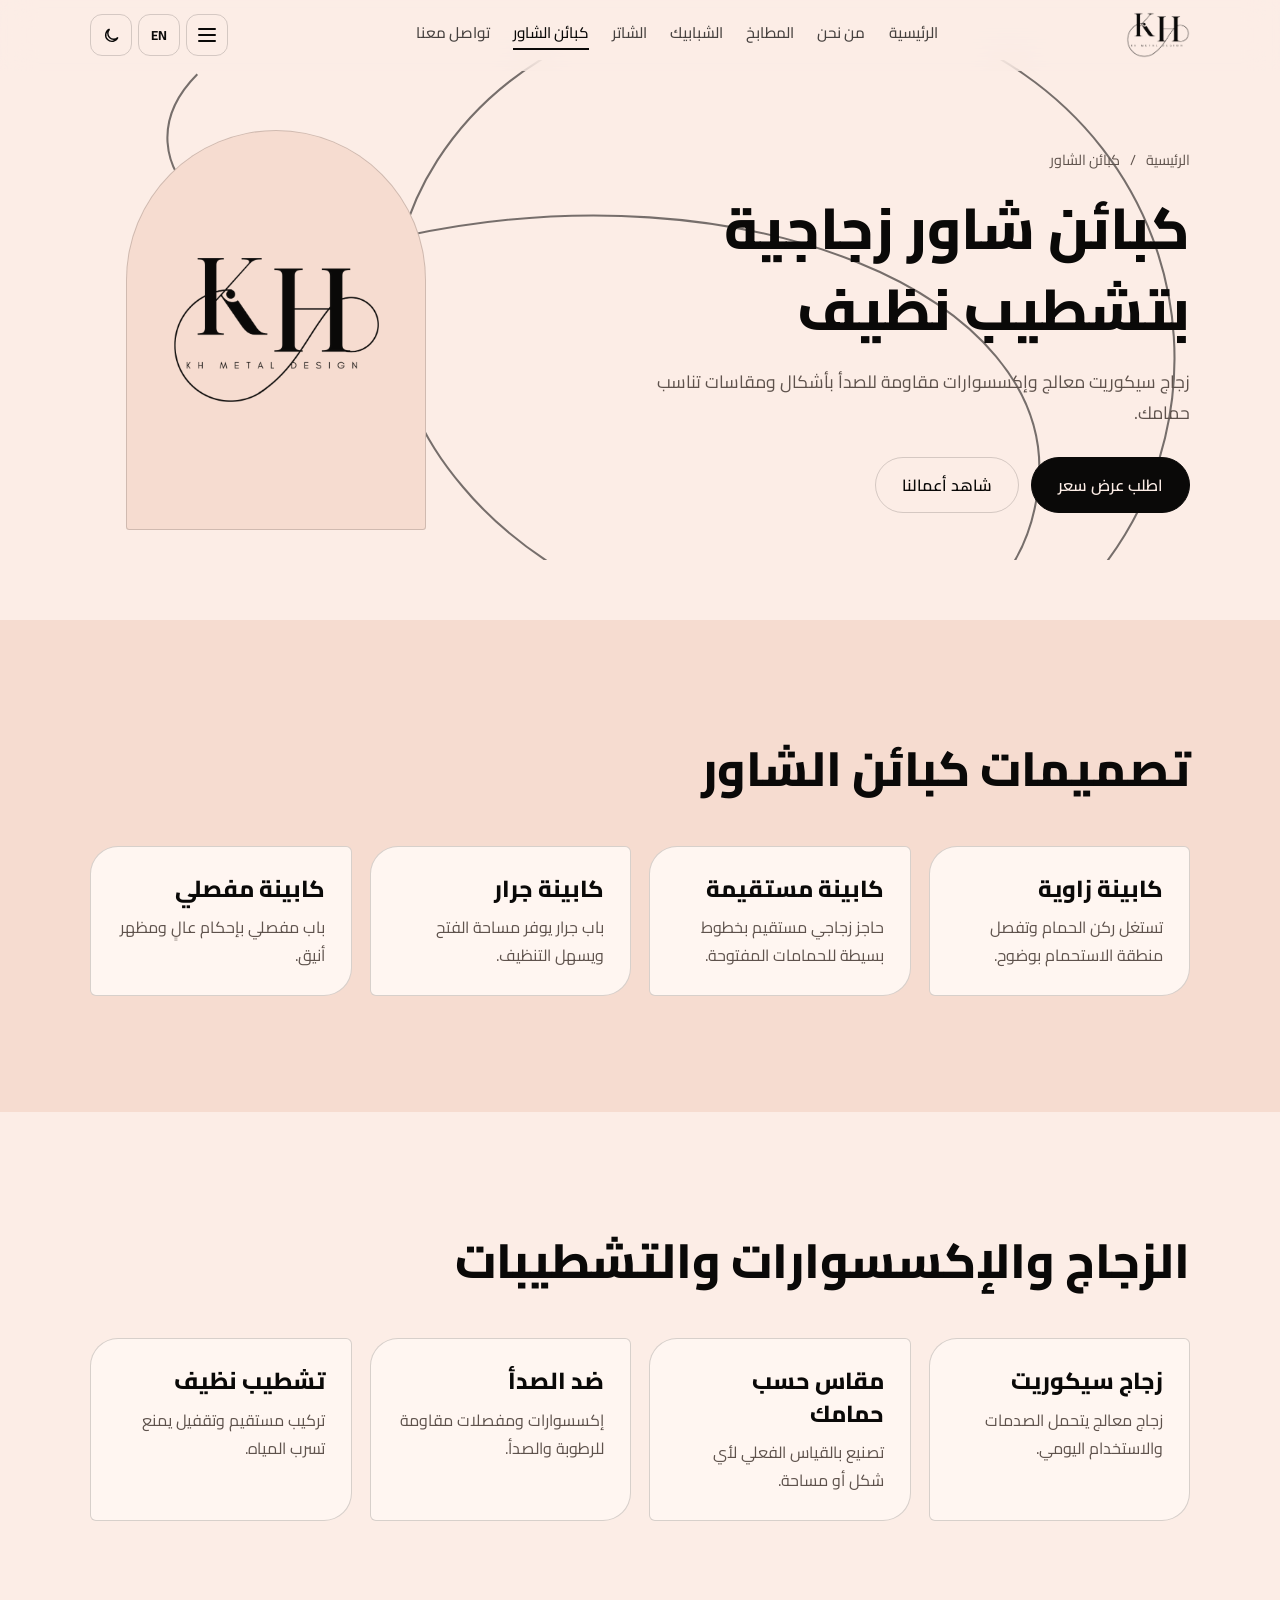
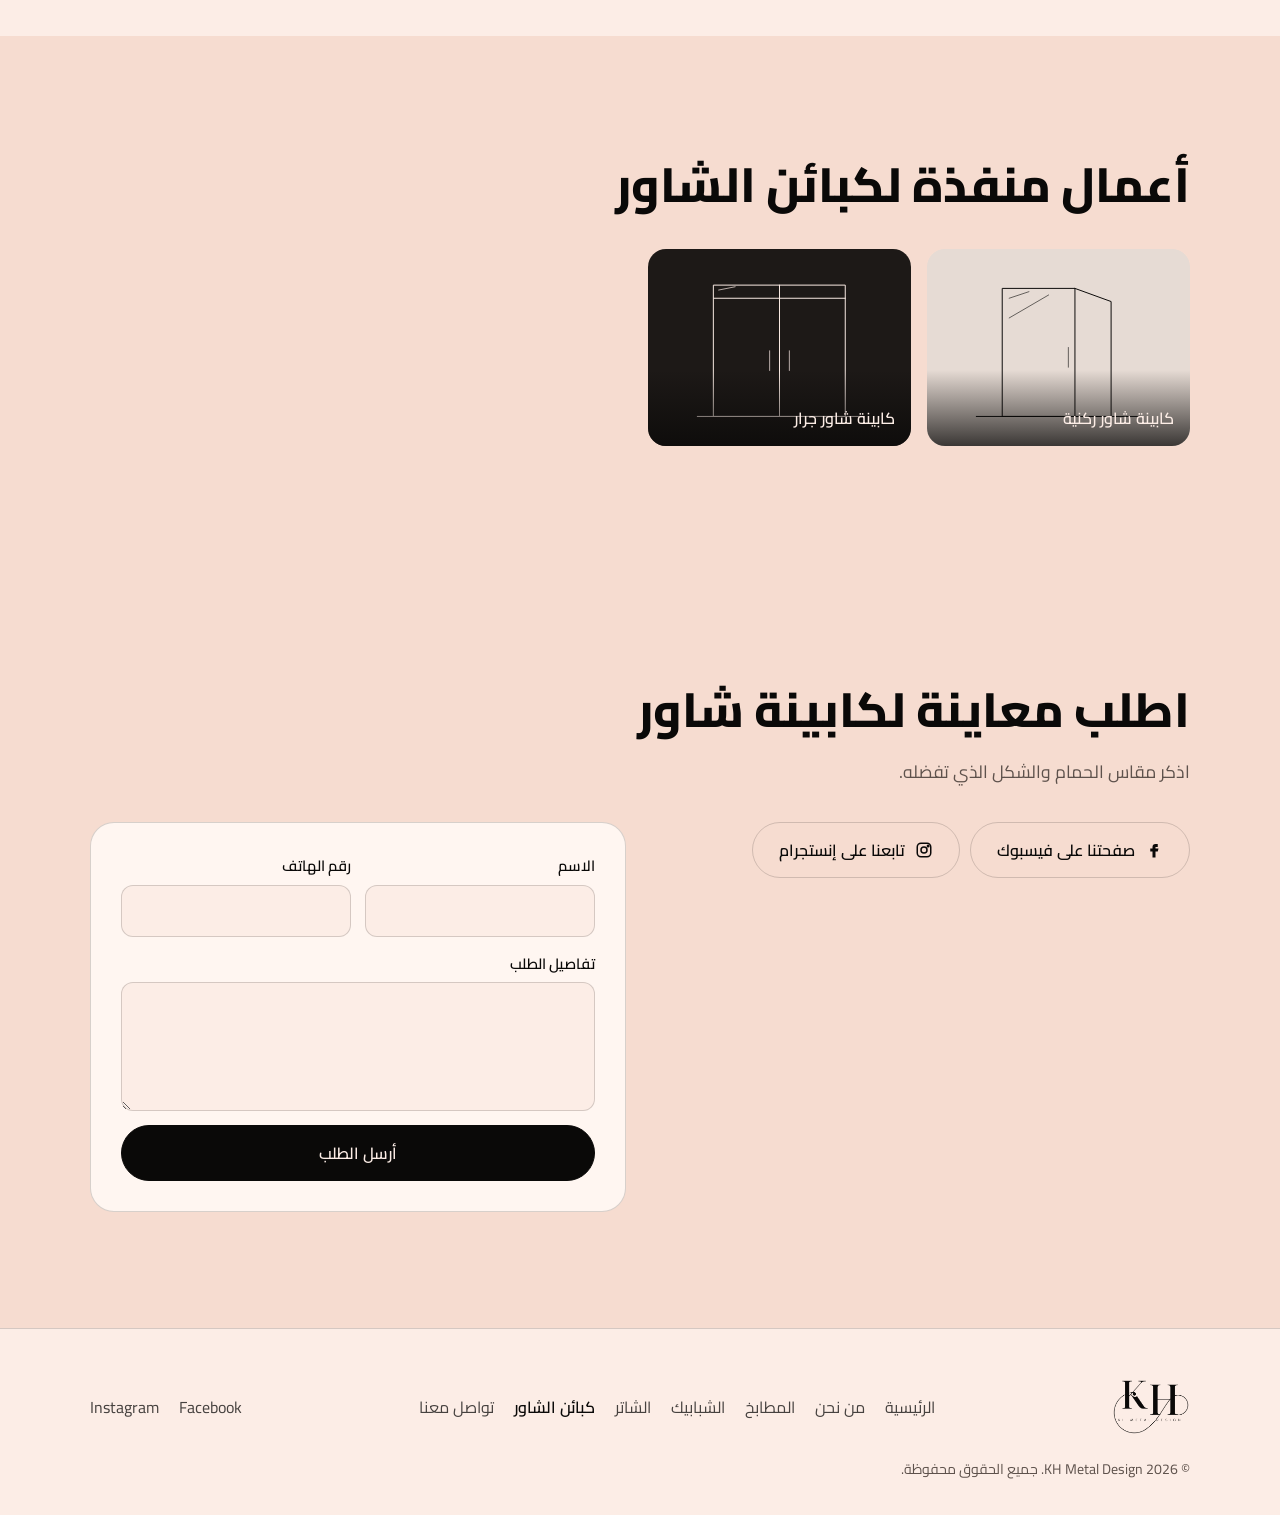
<file: shower-cabins.html>
<!DOCTYPE html>
<html lang="ar" dir="rtl" data-theme="light">
<head>
<meta charset="utf-8"><meta name="viewport" content="width=device-width,initial-scale=1,viewport-fit=cover">
<title>كبائن شاور زجاجية | KH Metal Design</title>
<meta name="description" id="metaDesc" content="KH Metal Design">
<meta property="og:title" content="KH Metal Design"><meta property="og:image" content="images/logo-original.png">
<link rel="icon" href="images/favicon.png">
<link rel="preconnect" href="https://fonts.googleapis.com"><link rel="preconnect" href="https://fonts.gstatic.com" crossorigin>
<link href="https://fonts.googleapis.com/css2?family=Bodoni+Moda:opsz,wght@6..96,500;6..96,700&family=Cairo:wght@400;600;800&family=Plus+Jakarta+Sans:wght@400;500;700&display=swap" rel="stylesheet">
<link rel="stylesheet" href="css/style.css">
<script>try{var d=document.documentElement,t=localStorage.getItem('kh-theme')||'light',l=localStorage.getItem('kh-lang')==='en'?'en':'ar';d.dataset.theme=t;d.lang=l;d.dir=l==='ar'?'rtl':'ltr'}catch(e){}</script>
</head>
<body data-page="showers">
<header class="nav" id="top"><div class="wrap nav-in">
 <a class="brand" href="index.html" aria-label="KH Metal Design"><img class="logo-d" src="images/logo-dark.png" alt="KH Metal Design"><img class="logo-l" src="images/logo-light.png" alt="" aria-hidden="true"></a>
 <nav class="links" data-i18n-attr="aria-label:ui.main"><a href="index.html" data-page="index" data-i18n="nav.home"></a><a href="about.html" data-page="about" data-i18n="nav.about"></a><a href="kitchens.html" data-page="kitchens" data-i18n="svc.kitchens.n"></a><a href="windows.html" data-page="windows" data-i18n="svc.windows.n"></a><a href="shutters.html" data-page="shutters" data-i18n="svc.shutters.n"></a><a href="shower-cabins.html" data-page="showers" data-i18n="svc.showers.n"></a><a href="contact.html" data-page="contact" data-i18n="nav.contact"></a></nav>
 <div class="ctrls">
  <button id="menuBtn" class="ib" aria-expanded="false" aria-controls="menu" data-i18n-attr="aria-label:ui.menu"><span class="bars"></span></button>
  <button id="langBtn" class="ib txt" data-i18n-attr="aria-label:ui.lang"></button>
  <button id="themeBtn" class="ib" aria-pressed="false" data-i18n-attr="aria-label:ui.theme">
   <svg class="i-moon" width="19" height="19" viewBox="0 0 24 24" fill="none" stroke="currentColor" stroke-width="1.8"><path d="M20 14.5A8 8 0 1 1 9.5 4 6.5 6.5 0 0 0 20 14.5z"/></svg>
   <svg class="i-sun" width="19" height="19" viewBox="0 0 24 24" fill="none" stroke="currentColor" stroke-width="1.8" stroke-linecap="round"><circle cx="12" cy="12" r="4"/><path d="M12 2v2M12 20v2M2 12h2M20 12h2M5 5l1.5 1.5M17.5 17.5L19 19M19 5l-1.5 1.5M6.5 17.5L5 19"/></svg>
  </button>
 </div>
</div></header>

<div class="menu" id="menu"><nav data-i18n-attr="aria-label:ui.menu">
 <a href="index.html" data-page="index" data-i18n="nav.home"></a><a href="about.html" data-page="about" data-i18n="nav.about"></a><a href="kitchens.html" data-page="kitchens" data-i18n="svc.kitchens.n"></a><a href="windows.html" data-page="windows" data-i18n="svc.windows.n"></a><a href="shutters.html" data-page="shutters" data-i18n="svc.shutters.n"></a><a href="shower-cabins.html" data-page="showers" data-i18n="svc.showers.n"></a><a href="contact.html" data-page="contact" data-i18n="nav.contact"></a>
</nav></div>

<main>
<section class="ph"><div class="wrap ph-in">
 <svg class="swash" viewBox="0 0 800 700" preserveAspectRatio="xMidYMid slice" aria-hidden="true"><path pathLength="1" d="M120 560C-40 420 40 150 300 140C520 130 640 330 520 470C420 590 150 640 130 470C115 340 330 250 560 300C680 326 760 250 700 190"/></svg>
 <div class="ph-txt">
  <p class="crumb"><a href="index.html" data-i18n="nav.home"></a><span aria-hidden="true">/</span><span data-i18n="svc.showers.n"></span></p>
  <h1 data-i18n="showers.h"></h1><p class="lead" data-i18n="showers.sub"></p>
  <div class="row"><a class="btn" href="contact.html" data-i18n="hero.c1"></a><a class="btn ghost" href="#work" data-i18n="hero.c2"></a></div>
 </div>
 <div class="arch sm logo"><img class="logo-d" src="images/logo-dark.png" alt="KH Metal Design"><img class="logo-l" src="images/logo-light.png" alt="" aria-hidden="true"></div>
</div></section>

<section id="designs" class="sec alt"><div class="wrap">
 <h2 data-i18n="showers.ds"></h2>
 <div class="feats"><article class="reveal"><h3 data-i18n="showers.d1t"></h3><p data-i18n="showers.d1d"></p></article><article class="reveal"><h3 data-i18n="showers.d2t"></h3><p data-i18n="showers.d2d"></p></article><article class="reveal"><h3 data-i18n="showers.d3t"></h3><p data-i18n="showers.d3d"></p></article><article class="reveal"><h3 data-i18n="showers.d4t"></h3><p data-i18n="showers.d4d"></p></article></div>
</div></section>

<section id="features" class="sec"><div class="wrap">
 <h2 data-i18n="showers.fs"></h2>
 <div class="feats"><article class="reveal"><h3 data-i18n="showers.f1t"></h3><p data-i18n="showers.f1d"></p></article><article class="reveal"><h3 data-i18n="showers.f2t"></h3><p data-i18n="showers.f2d"></p></article><article class="reveal"><h3 data-i18n="showers.f3t"></h3><p data-i18n="showers.f3d"></p></article><article class="reveal"><h3 data-i18n="showers.f4t"></h3><p data-i18n="showers.f4d"></p></article></div>
</div></section>

<section id="work" class="sec alt"><div class="wrap">
 <h2 data-i18n="showers.gal"></h2>
 <div id="grid" class="grid" data-cat="showers"></div>
</div></section>

<section id="contact" class="sec alt"><div class="wrap">
 <h2 data-i18n="showers.q"></h2><p class="lead" data-i18n="showers.qp"></p>
 <div class="ct">
  <div class="ct-side">
   <div class="social">
    <a class="btn ghost" data-social="facebook" target="_blank" rel="noopener"><svg width="18" height="18" viewBox="0 0 24 24" fill="currentColor" aria-hidden="true"><path d="M14 8h3V4h-3a4 4 0 0 0-4 4v2H7v4h3v8h4v-8h3l1-4h-4V8z"/></svg><span data-i18n="ct.fb"></span></a>
    <a class="btn ghost" data-social="instagram" target="_blank" rel="noopener"><svg width="18" height="18" viewBox="0 0 24 24" fill="none" stroke="currentColor" stroke-width="2" aria-hidden="true"><rect x="3" y="3" width="18" height="18" rx="5"/><circle cx="12" cy="12" r="4"/><circle cx="17.5" cy="6.5" r="1" fill="currentColor"/></svg><span data-i18n="ct.ig"></span></a>
    <span id="quick" class="quick"></span>
   </div>
   
  </div>
  <form id="qf" class="form">
   <label><span data-i18n="f.name"></span><input name="name" required autocomplete="name"></label>
   <label><span data-i18n="f.phone"></span><input name="phone" type="tel" required autocomplete="tel" dir="ltr"></label>
   <input type="hidden" name="dept" value="showers">
   <label class="full"><span data-i18n="f.details"></span><textarea name="details" rows="4"></textarea></label>
   <button class="btn full" type="submit" data-i18n="f.send"></button>
  </form>
 </div>
</div></section>
</main>

<footer class="foot"><div class="wrap">
 <img class="logo-d" src="images/logo-dark.png" alt="KH Metal Design" height="56"><img class="logo-l" src="images/logo-light.png" alt="" aria-hidden="true" height="56">
 <nav data-i18n-attr="aria-label:ui.foot"><a href="index.html" data-page="index" data-i18n="nav.home"></a><a href="about.html" data-page="about" data-i18n="nav.about"></a><a href="kitchens.html" data-page="kitchens" data-i18n="svc.kitchens.n"></a><a href="windows.html" data-page="windows" data-i18n="svc.windows.n"></a><a href="shutters.html" data-page="shutters" data-i18n="svc.shutters.n"></a><a href="shower-cabins.html" data-page="showers" data-i18n="svc.showers.n"></a><a href="contact.html" data-page="contact" data-i18n="nav.contact"></a></nav>
 <nav data-i18n-attr="aria-label:ui.social"><a data-social="facebook" target="_blank" rel="noopener">Facebook</a><a data-social="instagram" target="_blank" rel="noopener">Instagram</a></nav>
 <p>© <span id="yr"></span> KH Metal Design. <span data-i18n="ft.rights"></span></p>
</div></footer>

<div id="lb" class="lb" hidden role="dialog" aria-modal="true">
 <button id="lbX" class="lb-b x" data-i18n-attr="aria-label:ui.close">×</button>
 <button id="lbPrev" class="lb-b nav-b" data-i18n-attr="aria-label:ui.prev">‹</button>
 <figure><img id="lbImg" alt=""><figcaption id="lbCap"></figcaption></figure>
 <button id="lbNext" class="lb-b nav-b" data-i18n-attr="aria-label:ui.next">›</button>
</div>
<div id="toast" class="toast" role="status"></div>
<script src="js/translations.js"></script><script src="js/projects-data.js"></script><script src="js/main.js"></script>
</body></html>
</file>
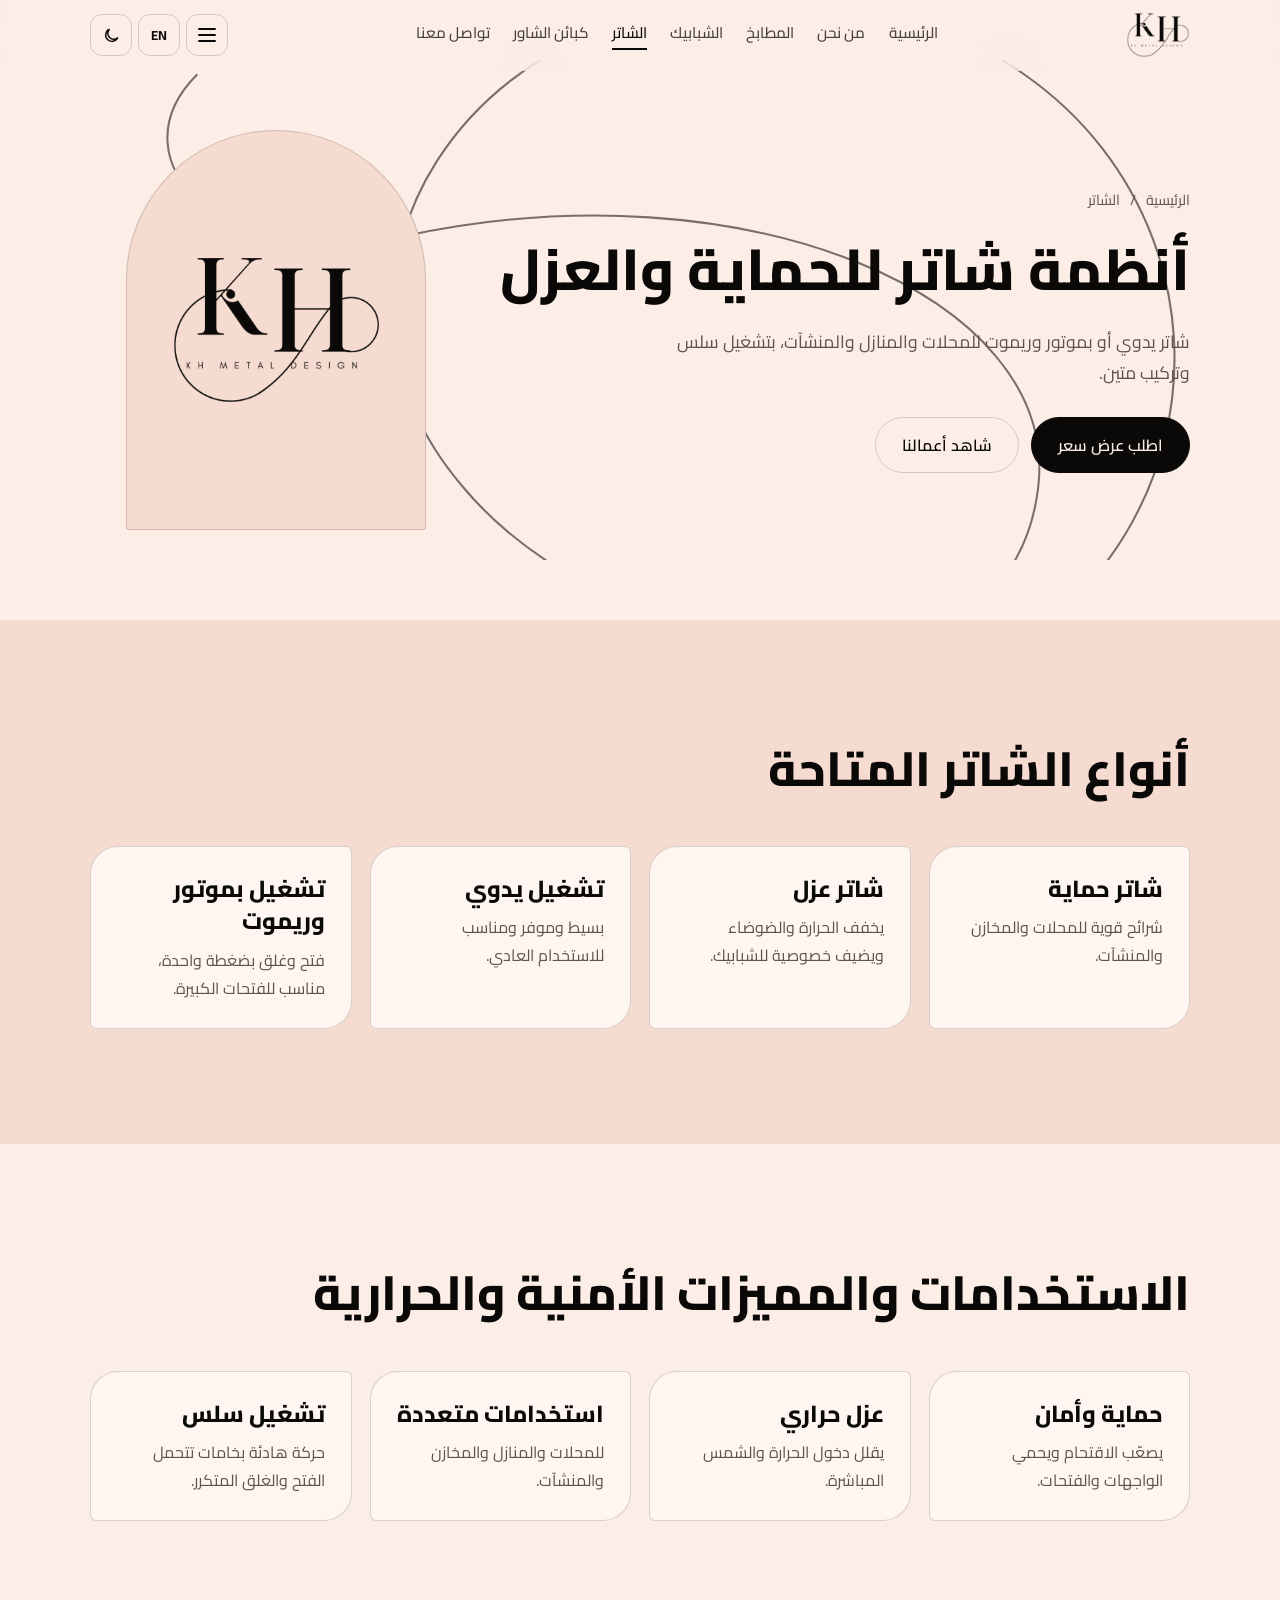
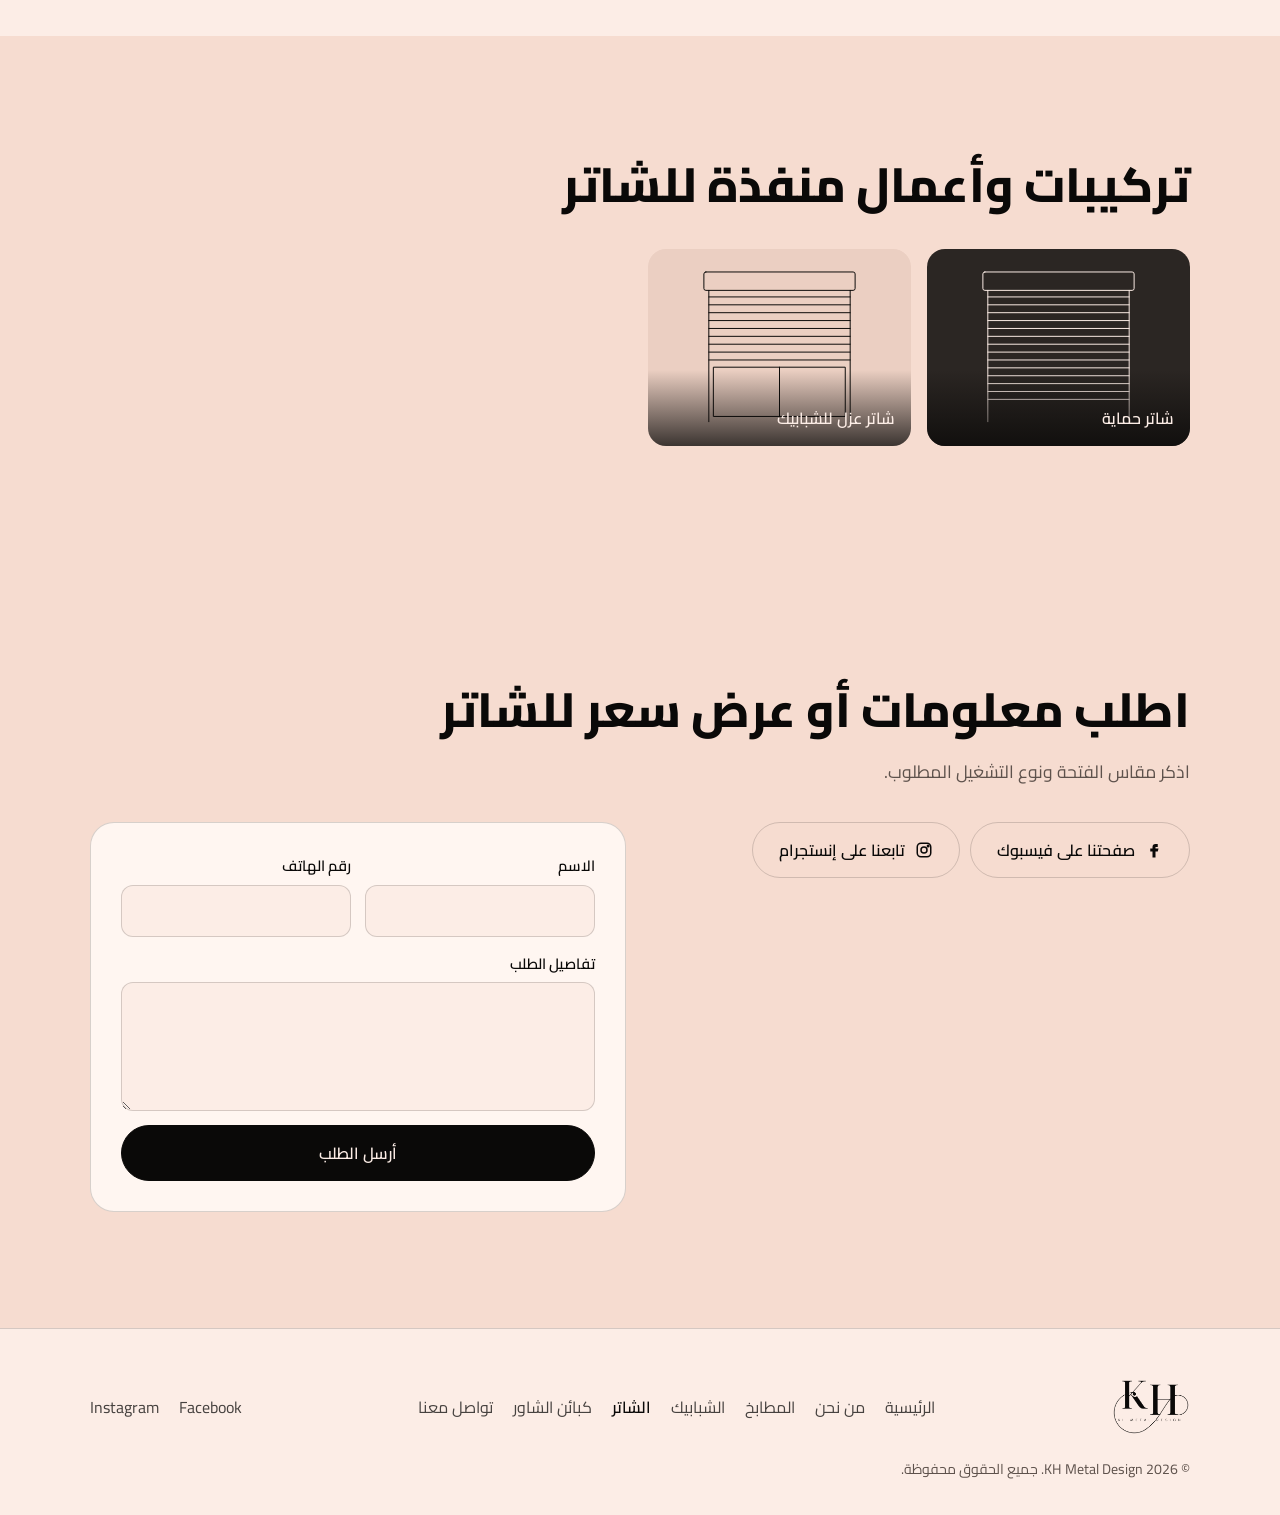
<file: shutters.html>
<!DOCTYPE html>
<html lang="ar" dir="rtl" data-theme="light">
<head>
<meta charset="utf-8"><meta name="viewport" content="width=device-width,initial-scale=1,viewport-fit=cover">
<title>شاتر حماية وعزل | KH Metal Design</title>
<meta name="description" id="metaDesc" content="KH Metal Design">
<meta property="og:title" content="KH Metal Design"><meta property="og:image" content="images/logo-original.png">
<link rel="icon" href="images/favicon.png">
<link rel="preconnect" href="https://fonts.googleapis.com"><link rel="preconnect" href="https://fonts.gstatic.com" crossorigin>
<link href="https://fonts.googleapis.com/css2?family=Bodoni+Moda:opsz,wght@6..96,500;6..96,700&family=Cairo:wght@400;600;800&family=Plus+Jakarta+Sans:wght@400;500;700&display=swap" rel="stylesheet">
<link rel="stylesheet" href="css/style.css">
<script>try{var d=document.documentElement,t=localStorage.getItem('kh-theme')||'light',l=localStorage.getItem('kh-lang')==='en'?'en':'ar';d.dataset.theme=t;d.lang=l;d.dir=l==='ar'?'rtl':'ltr'}catch(e){}</script>
</head>
<body data-page="shutters">
<header class="nav" id="top"><div class="wrap nav-in">
 <a class="brand" href="index.html" aria-label="KH Metal Design"><img class="logo-d" src="images/logo-dark.png" alt="KH Metal Design"><img class="logo-l" src="images/logo-light.png" alt="" aria-hidden="true"></a>
 <nav class="links" data-i18n-attr="aria-label:ui.main"><a href="index.html" data-page="index" data-i18n="nav.home"></a><a href="about.html" data-page="about" data-i18n="nav.about"></a><a href="kitchens.html" data-page="kitchens" data-i18n="svc.kitchens.n"></a><a href="windows.html" data-page="windows" data-i18n="svc.windows.n"></a><a href="shutters.html" data-page="shutters" data-i18n="svc.shutters.n"></a><a href="shower-cabins.html" data-page="showers" data-i18n="svc.showers.n"></a><a href="contact.html" data-page="contact" data-i18n="nav.contact"></a></nav>
 <div class="ctrls">
  <button id="menuBtn" class="ib" aria-expanded="false" aria-controls="menu" data-i18n-attr="aria-label:ui.menu"><span class="bars"></span></button>
  <button id="langBtn" class="ib txt" data-i18n-attr="aria-label:ui.lang"></button>
  <button id="themeBtn" class="ib" aria-pressed="false" data-i18n-attr="aria-label:ui.theme">
   <svg class="i-moon" width="19" height="19" viewBox="0 0 24 24" fill="none" stroke="currentColor" stroke-width="1.8"><path d="M20 14.5A8 8 0 1 1 9.5 4 6.5 6.5 0 0 0 20 14.5z"/></svg>
   <svg class="i-sun" width="19" height="19" viewBox="0 0 24 24" fill="none" stroke="currentColor" stroke-width="1.8" stroke-linecap="round"><circle cx="12" cy="12" r="4"/><path d="M12 2v2M12 20v2M2 12h2M20 12h2M5 5l1.5 1.5M17.5 17.5L19 19M19 5l-1.5 1.5M6.5 17.5L5 19"/></svg>
  </button>
 </div>
</div></header>

<div class="menu" id="menu"><nav data-i18n-attr="aria-label:ui.menu">
 <a href="index.html" data-page="index" data-i18n="nav.home"></a><a href="about.html" data-page="about" data-i18n="nav.about"></a><a href="kitchens.html" data-page="kitchens" data-i18n="svc.kitchens.n"></a><a href="windows.html" data-page="windows" data-i18n="svc.windows.n"></a><a href="shutters.html" data-page="shutters" data-i18n="svc.shutters.n"></a><a href="shower-cabins.html" data-page="showers" data-i18n="svc.showers.n"></a><a href="contact.html" data-page="contact" data-i18n="nav.contact"></a>
</nav></div>

<main>
<section class="ph"><div class="wrap ph-in">
 <svg class="swash" viewBox="0 0 800 700" preserveAspectRatio="xMidYMid slice" aria-hidden="true"><path pathLength="1" d="M120 560C-40 420 40 150 300 140C520 130 640 330 520 470C420 590 150 640 130 470C115 340 330 250 560 300C680 326 760 250 700 190"/></svg>
 <div class="ph-txt">
  <p class="crumb"><a href="index.html" data-i18n="nav.home"></a><span aria-hidden="true">/</span><span data-i18n="svc.shutters.n"></span></p>
  <h1 data-i18n="shutters.h"></h1><p class="lead" data-i18n="shutters.sub"></p>
  <div class="row"><a class="btn" href="contact.html" data-i18n="hero.c1"></a><a class="btn ghost" href="#work" data-i18n="hero.c2"></a></div>
 </div>
 <div class="arch sm logo"><img class="logo-d" src="images/logo-dark.png" alt="KH Metal Design"><img class="logo-l" src="images/logo-light.png" alt="" aria-hidden="true"></div>
</div></section>

<section id="designs" class="sec alt"><div class="wrap">
 <h2 data-i18n="shutters.ds"></h2>
 <div class="feats"><article class="reveal"><h3 data-i18n="shutters.d1t"></h3><p data-i18n="shutters.d1d"></p></article><article class="reveal"><h3 data-i18n="shutters.d2t"></h3><p data-i18n="shutters.d2d"></p></article><article class="reveal"><h3 data-i18n="shutters.d3t"></h3><p data-i18n="shutters.d3d"></p></article><article class="reveal"><h3 data-i18n="shutters.d4t"></h3><p data-i18n="shutters.d4d"></p></article></div>
</div></section>

<section id="features" class="sec"><div class="wrap">
 <h2 data-i18n="shutters.fs"></h2>
 <div class="feats"><article class="reveal"><h3 data-i18n="shutters.f1t"></h3><p data-i18n="shutters.f1d"></p></article><article class="reveal"><h3 data-i18n="shutters.f2t"></h3><p data-i18n="shutters.f2d"></p></article><article class="reveal"><h3 data-i18n="shutters.f3t"></h3><p data-i18n="shutters.f3d"></p></article><article class="reveal"><h3 data-i18n="shutters.f4t"></h3><p data-i18n="shutters.f4d"></p></article></div>
</div></section>

<section id="work" class="sec alt"><div class="wrap">
 <h2 data-i18n="shutters.gal"></h2>
 <div id="grid" class="grid" data-cat="shutters"></div>
</div></section>

<section id="contact" class="sec alt"><div class="wrap">
 <h2 data-i18n="shutters.q"></h2><p class="lead" data-i18n="shutters.qp"></p>
 <div class="ct">
  <div class="ct-side">
   <div class="social">
    <a class="btn ghost" data-social="facebook" target="_blank" rel="noopener"><svg width="18" height="18" viewBox="0 0 24 24" fill="currentColor" aria-hidden="true"><path d="M14 8h3V4h-3a4 4 0 0 0-4 4v2H7v4h3v8h4v-8h3l1-4h-4V8z"/></svg><span data-i18n="ct.fb"></span></a>
    <a class="btn ghost" data-social="instagram" target="_blank" rel="noopener"><svg width="18" height="18" viewBox="0 0 24 24" fill="none" stroke="currentColor" stroke-width="2" aria-hidden="true"><rect x="3" y="3" width="18" height="18" rx="5"/><circle cx="12" cy="12" r="4"/><circle cx="17.5" cy="6.5" r="1" fill="currentColor"/></svg><span data-i18n="ct.ig"></span></a>
    <span id="quick" class="quick"></span>
   </div>
   
  </div>
  <form id="qf" class="form">
   <label><span data-i18n="f.name"></span><input name="name" required autocomplete="name"></label>
   <label><span data-i18n="f.phone"></span><input name="phone" type="tel" required autocomplete="tel" dir="ltr"></label>
   <input type="hidden" name="dept" value="shutters">
   <label class="full"><span data-i18n="f.details"></span><textarea name="details" rows="4"></textarea></label>
   <button class="btn full" type="submit" data-i18n="f.send"></button>
  </form>
 </div>
</div></section>
</main>

<footer class="foot"><div class="wrap">
 <img class="logo-d" src="images/logo-dark.png" alt="KH Metal Design" height="56"><img class="logo-l" src="images/logo-light.png" alt="" aria-hidden="true" height="56">
 <nav data-i18n-attr="aria-label:ui.foot"><a href="index.html" data-page="index" data-i18n="nav.home"></a><a href="about.html" data-page="about" data-i18n="nav.about"></a><a href="kitchens.html" data-page="kitchens" data-i18n="svc.kitchens.n"></a><a href="windows.html" data-page="windows" data-i18n="svc.windows.n"></a><a href="shutters.html" data-page="shutters" data-i18n="svc.shutters.n"></a><a href="shower-cabins.html" data-page="showers" data-i18n="svc.showers.n"></a><a href="contact.html" data-page="contact" data-i18n="nav.contact"></a></nav>
 <nav data-i18n-attr="aria-label:ui.social"><a data-social="facebook" target="_blank" rel="noopener">Facebook</a><a data-social="instagram" target="_blank" rel="noopener">Instagram</a></nav>
 <p>© <span id="yr"></span> KH Metal Design. <span data-i18n="ft.rights"></span></p>
</div></footer>

<div id="lb" class="lb" hidden role="dialog" aria-modal="true">
 <button id="lbX" class="lb-b x" data-i18n-attr="aria-label:ui.close">×</button>
 <button id="lbPrev" class="lb-b nav-b" data-i18n-attr="aria-label:ui.prev">‹</button>
 <figure><img id="lbImg" alt=""><figcaption id="lbCap"></figcaption></figure>
 <button id="lbNext" class="lb-b nav-b" data-i18n-attr="aria-label:ui.next">›</button>
</div>
<div id="toast" class="toast" role="status"></div>
<script src="js/translations.js"></script><script src="js/projects-data.js"></script><script src="js/main.js"></script>
</body></html>
</file>
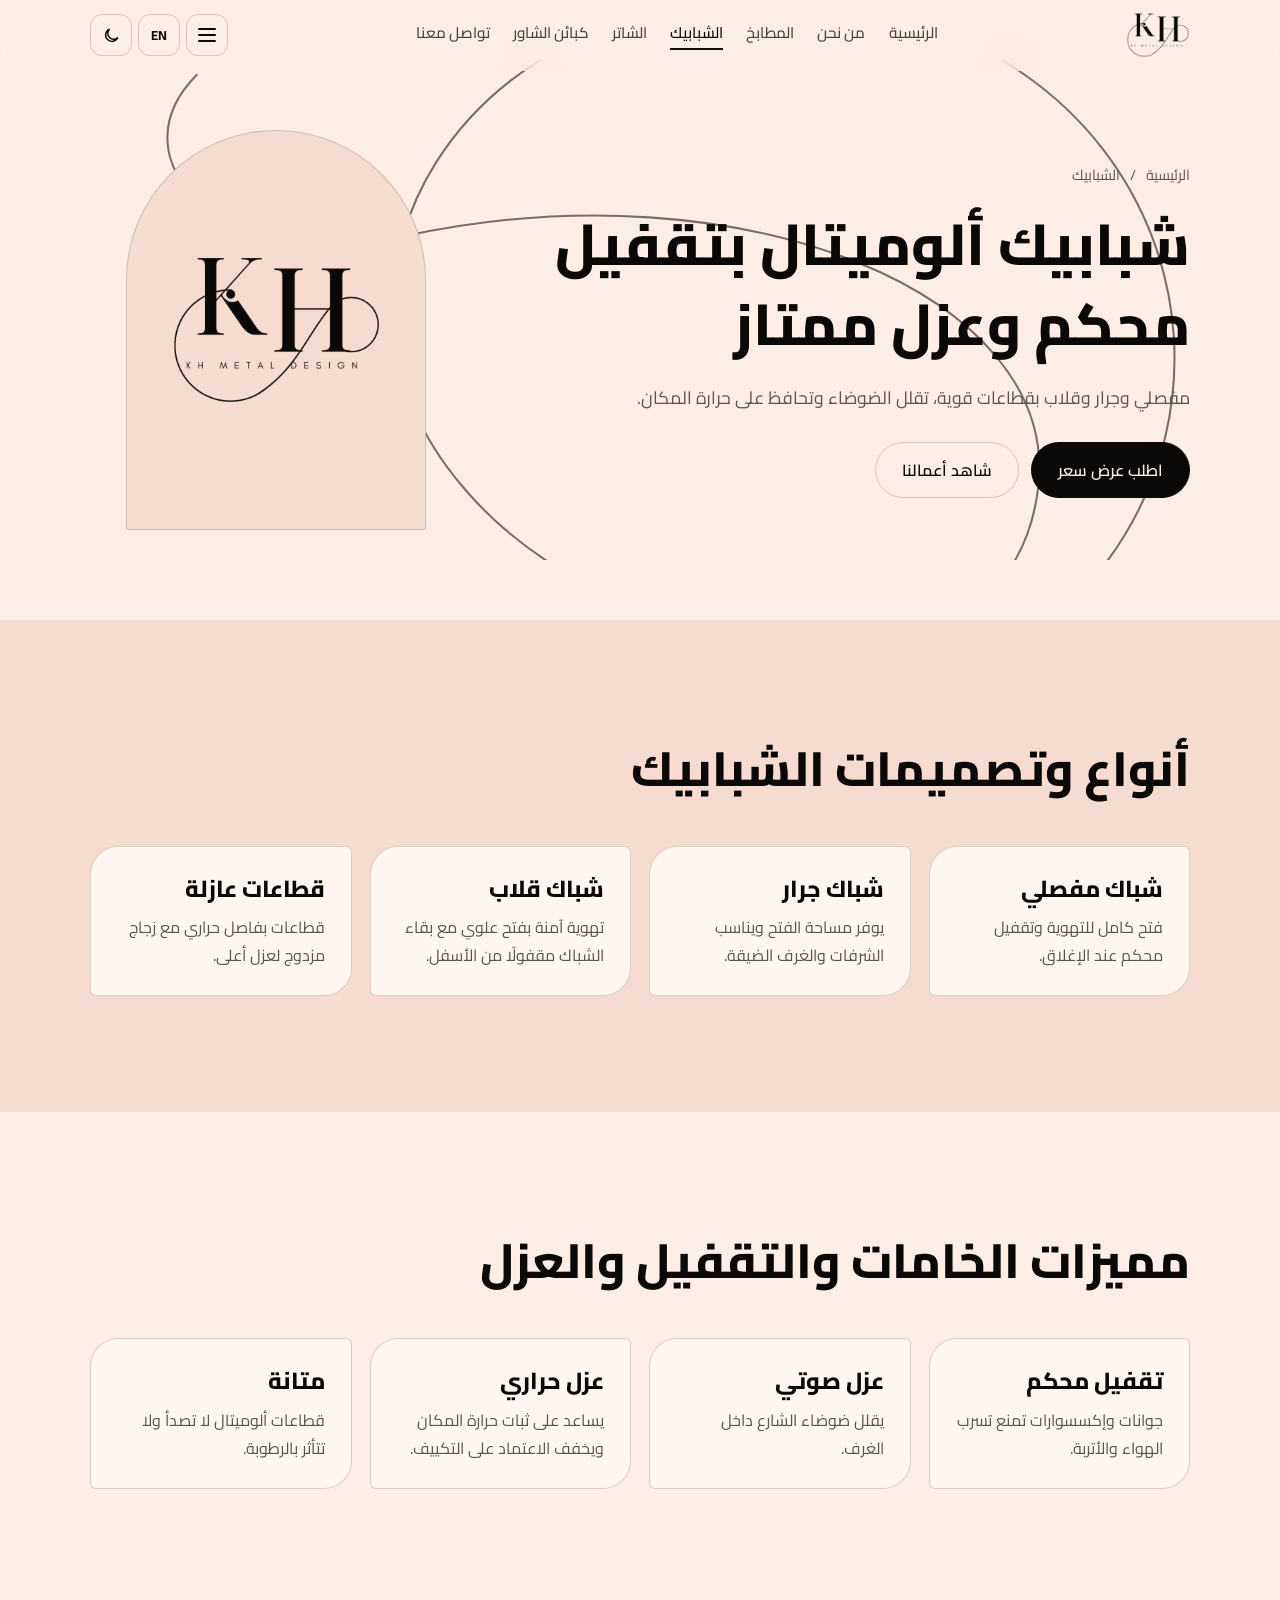
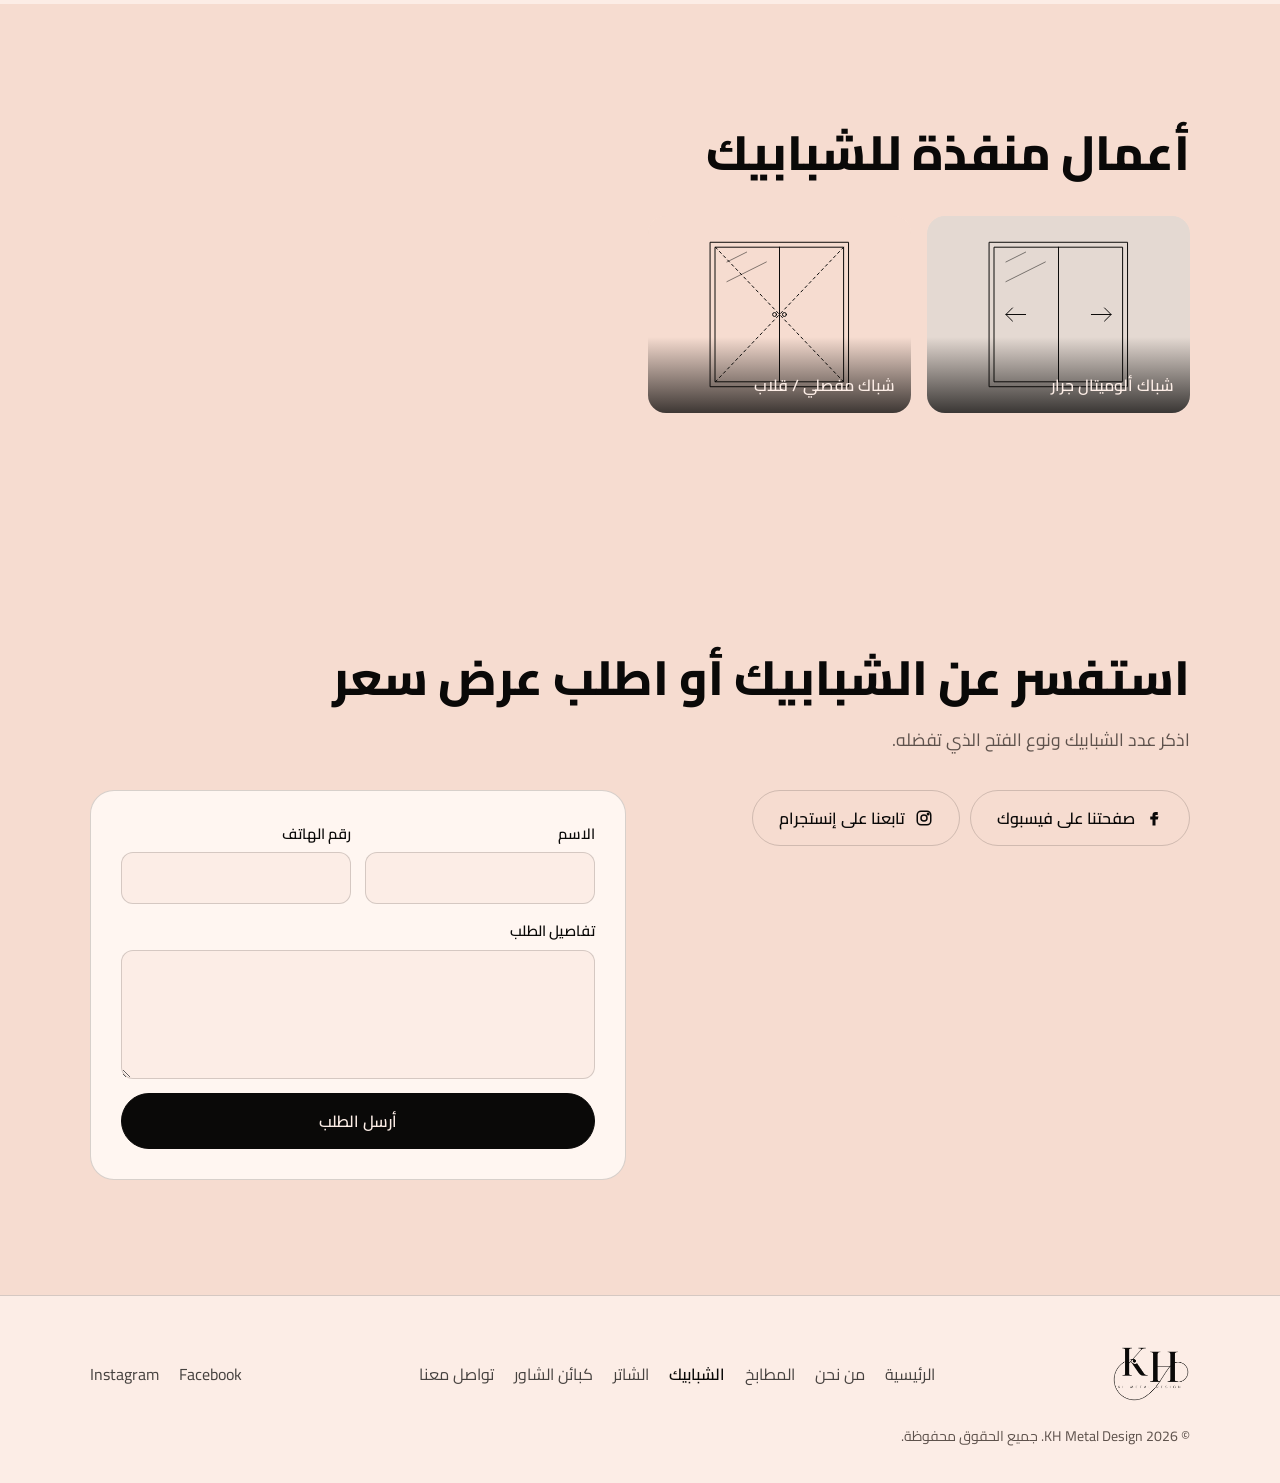
<file: windows.html>
<!DOCTYPE html>
<html lang="ar" dir="rtl" data-theme="light">
<head>
<meta charset="utf-8"><meta name="viewport" content="width=device-width,initial-scale=1,viewport-fit=cover">
<title>شبابيك ألوميتال | KH Metal Design</title>
<meta name="description" id="metaDesc" content="KH Metal Design">
<meta property="og:title" content="KH Metal Design"><meta property="og:image" content="images/logo-original.png">
<link rel="icon" href="images/favicon.png">
<link rel="preconnect" href="https://fonts.googleapis.com"><link rel="preconnect" href="https://fonts.gstatic.com" crossorigin>
<link href="https://fonts.googleapis.com/css2?family=Bodoni+Moda:opsz,wght@6..96,500;6..96,700&family=Cairo:wght@400;600;800&family=Plus+Jakarta+Sans:wght@400;500;700&display=swap" rel="stylesheet">
<link rel="stylesheet" href="css/style.css">
<script>try{var d=document.documentElement,t=localStorage.getItem('kh-theme')||'light',l=localStorage.getItem('kh-lang')==='en'?'en':'ar';d.dataset.theme=t;d.lang=l;d.dir=l==='ar'?'rtl':'ltr'}catch(e){}</script>
</head>
<body data-page="windows">
<header class="nav" id="top"><div class="wrap nav-in">
 <a class="brand" href="index.html" aria-label="KH Metal Design"><img class="logo-d" src="images/logo-dark.png" alt="KH Metal Design"><img class="logo-l" src="images/logo-light.png" alt="" aria-hidden="true"></a>
 <nav class="links" data-i18n-attr="aria-label:ui.main"><a href="index.html" data-page="index" data-i18n="nav.home"></a><a href="about.html" data-page="about" data-i18n="nav.about"></a><a href="kitchens.html" data-page="kitchens" data-i18n="svc.kitchens.n"></a><a href="windows.html" data-page="windows" data-i18n="svc.windows.n"></a><a href="shutters.html" data-page="shutters" data-i18n="svc.shutters.n"></a><a href="shower-cabins.html" data-page="showers" data-i18n="svc.showers.n"></a><a href="contact.html" data-page="contact" data-i18n="nav.contact"></a></nav>
 <div class="ctrls">
  <button id="menuBtn" class="ib" aria-expanded="false" aria-controls="menu" data-i18n-attr="aria-label:ui.menu"><span class="bars"></span></button>
  <button id="langBtn" class="ib txt" data-i18n-attr="aria-label:ui.lang"></button>
  <button id="themeBtn" class="ib" aria-pressed="false" data-i18n-attr="aria-label:ui.theme">
   <svg class="i-moon" width="19" height="19" viewBox="0 0 24 24" fill="none" stroke="currentColor" stroke-width="1.8"><path d="M20 14.5A8 8 0 1 1 9.5 4 6.5 6.5 0 0 0 20 14.5z"/></svg>
   <svg class="i-sun" width="19" height="19" viewBox="0 0 24 24" fill="none" stroke="currentColor" stroke-width="1.8" stroke-linecap="round"><circle cx="12" cy="12" r="4"/><path d="M12 2v2M12 20v2M2 12h2M20 12h2M5 5l1.5 1.5M17.5 17.5L19 19M19 5l-1.5 1.5M6.5 17.5L5 19"/></svg>
  </button>
 </div>
</div></header>

<div class="menu" id="menu"><nav data-i18n-attr="aria-label:ui.menu">
 <a href="index.html" data-page="index" data-i18n="nav.home"></a><a href="about.html" data-page="about" data-i18n="nav.about"></a><a href="kitchens.html" data-page="kitchens" data-i18n="svc.kitchens.n"></a><a href="windows.html" data-page="windows" data-i18n="svc.windows.n"></a><a href="shutters.html" data-page="shutters" data-i18n="svc.shutters.n"></a><a href="shower-cabins.html" data-page="showers" data-i18n="svc.showers.n"></a><a href="contact.html" data-page="contact" data-i18n="nav.contact"></a>
</nav></div>

<main>
<section class="ph"><div class="wrap ph-in">
 <svg class="swash" viewBox="0 0 800 700" preserveAspectRatio="xMidYMid slice" aria-hidden="true"><path pathLength="1" d="M120 560C-40 420 40 150 300 140C520 130 640 330 520 470C420 590 150 640 130 470C115 340 330 250 560 300C680 326 760 250 700 190"/></svg>
 <div class="ph-txt">
  <p class="crumb"><a href="index.html" data-i18n="nav.home"></a><span aria-hidden="true">/</span><span data-i18n="svc.windows.n"></span></p>
  <h1 data-i18n="windows.h"></h1><p class="lead" data-i18n="windows.sub"></p>
  <div class="row"><a class="btn" href="contact.html" data-i18n="hero.c1"></a><a class="btn ghost" href="#work" data-i18n="hero.c2"></a></div>
 </div>
 <div class="arch sm logo"><img class="logo-d" src="images/logo-dark.png" alt="KH Metal Design"><img class="logo-l" src="images/logo-light.png" alt="" aria-hidden="true"></div>
</div></section>

<section id="designs" class="sec alt"><div class="wrap">
 <h2 data-i18n="windows.ds"></h2>
 <div class="feats"><article class="reveal"><h3 data-i18n="windows.d1t"></h3><p data-i18n="windows.d1d"></p></article><article class="reveal"><h3 data-i18n="windows.d2t"></h3><p data-i18n="windows.d2d"></p></article><article class="reveal"><h3 data-i18n="windows.d3t"></h3><p data-i18n="windows.d3d"></p></article><article class="reveal"><h3 data-i18n="windows.d4t"></h3><p data-i18n="windows.d4d"></p></article></div>
</div></section>

<section id="features" class="sec"><div class="wrap">
 <h2 data-i18n="windows.fs"></h2>
 <div class="feats"><article class="reveal"><h3 data-i18n="windows.f1t"></h3><p data-i18n="windows.f1d"></p></article><article class="reveal"><h3 data-i18n="windows.f2t"></h3><p data-i18n="windows.f2d"></p></article><article class="reveal"><h3 data-i18n="windows.f3t"></h3><p data-i18n="windows.f3d"></p></article><article class="reveal"><h3 data-i18n="windows.f4t"></h3><p data-i18n="windows.f4d"></p></article></div>
</div></section>

<section id="work" class="sec alt"><div class="wrap">
 <h2 data-i18n="windows.gal"></h2>
 <div id="grid" class="grid" data-cat="windows"></div>
</div></section>

<section id="contact" class="sec alt"><div class="wrap">
 <h2 data-i18n="windows.q"></h2><p class="lead" data-i18n="windows.qp"></p>
 <div class="ct">
  <div class="ct-side">
   <div class="social">
    <a class="btn ghost" data-social="facebook" target="_blank" rel="noopener"><svg width="18" height="18" viewBox="0 0 24 24" fill="currentColor" aria-hidden="true"><path d="M14 8h3V4h-3a4 4 0 0 0-4 4v2H7v4h3v8h4v-8h3l1-4h-4V8z"/></svg><span data-i18n="ct.fb"></span></a>
    <a class="btn ghost" data-social="instagram" target="_blank" rel="noopener"><svg width="18" height="18" viewBox="0 0 24 24" fill="none" stroke="currentColor" stroke-width="2" aria-hidden="true"><rect x="3" y="3" width="18" height="18" rx="5"/><circle cx="12" cy="12" r="4"/><circle cx="17.5" cy="6.5" r="1" fill="currentColor"/></svg><span data-i18n="ct.ig"></span></a>
    <span id="quick" class="quick"></span>
   </div>
   
  </div>
  <form id="qf" class="form">
   <label><span data-i18n="f.name"></span><input name="name" required autocomplete="name"></label>
   <label><span data-i18n="f.phone"></span><input name="phone" type="tel" required autocomplete="tel" dir="ltr"></label>
   <input type="hidden" name="dept" value="windows">
   <label class="full"><span data-i18n="f.details"></span><textarea name="details" rows="4"></textarea></label>
   <button class="btn full" type="submit" data-i18n="f.send"></button>
  </form>
 </div>
</div></section>
</main>

<footer class="foot"><div class="wrap">
 <img class="logo-d" src="images/logo-dark.png" alt="KH Metal Design" height="56"><img class="logo-l" src="images/logo-light.png" alt="" aria-hidden="true" height="56">
 <nav data-i18n-attr="aria-label:ui.foot"><a href="index.html" data-page="index" data-i18n="nav.home"></a><a href="about.html" data-page="about" data-i18n="nav.about"></a><a href="kitchens.html" data-page="kitchens" data-i18n="svc.kitchens.n"></a><a href="windows.html" data-page="windows" data-i18n="svc.windows.n"></a><a href="shutters.html" data-page="shutters" data-i18n="svc.shutters.n"></a><a href="shower-cabins.html" data-page="showers" data-i18n="svc.showers.n"></a><a href="contact.html" data-page="contact" data-i18n="nav.contact"></a></nav>
 <nav data-i18n-attr="aria-label:ui.social"><a data-social="facebook" target="_blank" rel="noopener">Facebook</a><a data-social="instagram" target="_blank" rel="noopener">Instagram</a></nav>
 <p>© <span id="yr"></span> KH Metal Design. <span data-i18n="ft.rights"></span></p>
</div></footer>

<div id="lb" class="lb" hidden role="dialog" aria-modal="true">
 <button id="lbX" class="lb-b x" data-i18n-attr="aria-label:ui.close">×</button>
 <button id="lbPrev" class="lb-b nav-b" data-i18n-attr="aria-label:ui.prev">‹</button>
 <figure><img id="lbImg" alt=""><figcaption id="lbCap"></figcaption></figure>
 <button id="lbNext" class="lb-b nav-b" data-i18n-attr="aria-label:ui.next">›</button>
</div>
<div id="toast" class="toast" role="status"></div>
<script src="js/translations.js"></script><script src="js/projects-data.js"></script><script src="js/main.js"></script>
</body></html>
</file>
<file: css/style.css>
:root{--bg:#FCEDE6;--bg2:#F6DCD0;--card:#FFF6F1;--ink:#0A0908;--mut:#5E524C;--line:rgba(10,9,8,.16);--head:'Bodoni Moda','Playfair Display',Georgia,serif;--body:'Plus Jakarta Sans',system-ui,sans-serif;color-scheme:light}
[data-theme=dark]{--bg:#0F0D0C;--bg2:#181412;--card:#1C1715;--ink:#FCEDE6;--mut:#B8A69D;--line:rgba(252,237,230,.2);color-scheme:dark}
html[lang=ar]{--head:'Cairo',system-ui,sans-serif;--body:'Cairo',system-ui,sans-serif}
*{box-sizing:border-box;margin:0}
html{scroll-behavior:smooth;scroll-padding-top:84px;-webkit-text-size-adjust:100%}
body{background:var(--bg);color:var(--ink);font:400 1rem/1.75 var(--body);transition:background .3s,color .3s;overflow-x:hidden}
body.lock{overflow:hidden}
img{max-width:100%;display:block}
a{color:inherit;text-decoration:none}
button,input,select,textarea{font:inherit;color:inherit}
:focus-visible{outline:2px solid var(--ink);outline-offset:3px}
.wrap{max-width:1180px;margin-inline:auto;padding-inline:clamp(18px,4vw,40px)}
h1,h2,h3{font-family:var(--head);font-weight:500;line-height:1.12}
html[lang=ar] h1,html[lang=ar] h2,html[lang=ar] h3{font-weight:800;line-height:1.4}
h1{font-size:clamp(2.3rem,5.6vw,4.6rem)}h2{font-size:clamp(1.9rem,4vw,3rem);margin-bottom:14px}h3{font-size:1.45rem;margin-bottom:8px}
.lead{font-size:1.1rem;color:var(--mut);max-width:56ch}.mut{color:var(--mut);font-size:.92rem;margin-top:18px}
.logo-l{display:none}[data-theme=dark] .logo-d{display:none}[data-theme=dark] .logo-l{display:block}

.btn{display:inline-flex;align-items:center;justify-content:center;gap:10px;padding:13px 26px;border-radius:999px;background:var(--ink);color:var(--bg);border:1px solid var(--ink);font-weight:600;cursor:pointer;transition:transform .2s,background .2s,color .2s}
.btn:hover{transform:translateY(-2px)}.btn.ghost{background:transparent;color:var(--ink);border-color:var(--line)}.btn.ghost:hover{border-color:var(--ink)}.btn.sm{padding:9px 20px;font-size:.92rem}

.nav{position:fixed;inset-inline:0;top:0;z-index:50;padding-top:env(safe-area-inset-top,0px);background:rgba(252,237,230,.6);-webkit-backdrop-filter:blur(16px);backdrop-filter:blur(16px);border-bottom:1px solid transparent;transition:border-color .3s}
[data-theme=dark] .nav{background:rgba(15,13,12,.6)}.nav.solid{border-color:var(--line)}
.nav-in{display:flex;align-items:center;gap:14px;height:70px}
.brand img{height:46px;width:auto}
.links{display:none}.links a{font-weight:500;opacity:.75;transition:opacity .2s}.links a:hover{opacity:1}
.ctrls{display:flex;gap:6px;margin-inline-start:auto}
.ib{width:42px;height:42px;display:grid;place-items:center;border:1px solid var(--line);border-radius:12px;background:transparent;cursor:pointer;transition:background .2s}
.ib:hover{background:var(--bg2)}.ib.txt{font-size:.82rem;font-weight:700}
.i-sun{display:none}[data-theme=dark] .i-sun{display:block}[data-theme=dark] .i-moon{display:none}
.bars,.bars::before,.bars::after{display:block;width:18px;height:2px;background:currentColor;border-radius:2px;transition:.3s}
.bars{position:relative}.bars::before,.bars::after{content:'';position:absolute;inset-inline-start:0}.bars::before{top:-6px}.bars::after{top:6px}
.menu-open .bars{background:transparent}.menu-open .bars::before{top:0;transform:rotate(45deg)}.menu-open .bars::after{top:0;transform:rotate(-45deg)}
.quote{display:none}
@media(min-width:700px){.quote{display:inline-flex}}
@media(min-width:1100px){.links{display:flex;gap:clamp(14px,1.8vw,28px);font-size:.95rem;margin-inline:auto}.ctrls{margin-inline-start:0}}

.menu{position:fixed;inset:0;z-index:40;background:var(--bg);display:block;overflow-y:auto;padding:calc(76px + env(safe-area-inset-top,0px)) clamp(20px,6vw,60px) calc(28px + env(safe-area-inset-bottom,0px));opacity:0;visibility:hidden;transform:translateY(-10px);transition:.3s}
.menu-open .menu{opacity:1;visibility:visible;transform:none}
.menu nav{display:flex;flex-direction:column;align-items:stretch;gap:0;width:100%;max-width:520px;margin-inline:auto}
.menu nav a:not(.btn){display:flex;align-items:center;justify-content:space-between;padding:15px 6px;border-bottom:1px solid var(--line);font:600 1.08rem/1.4 var(--body);opacity:.9;transition:padding .2s,opacity .2s}
.menu nav a:not(.btn)::after{content:'‹';font-size:1.4rem;opacity:.45}html[dir=ltr] .menu nav a:not(.btn)::after{content:'›'}
.menu nav a:not(.btn):active{opacity:1;padding-inline-start:12px}
.menu .btn{margin-top:24px;width:100%}

.hero{position:relative;min-height:100svh;display:flex;align-items:center;padding:110px 0 60px;overflow:hidden}
.hero-in{position:relative;display:grid;gap:44px;align-items:center;width:100%}
@media(min-width:900px){.hero-in{grid-template-columns:1.15fr .85fr}}
.swash{position:absolute;inset:-70px 0 -30px;width:100%;height:calc(100% + 100px);pointer-events:none;color:var(--ink)}
html[dir=rtl] .swash{transform:scaleX(-1)}
.swash path{fill:none;stroke:currentColor;stroke-width:1.4;opacity:.55;stroke-dasharray:1;stroke-dashoffset:1;animation:draw 3.4s .3s cubic-bezier(.6,0,.2,1) forwards}
@keyframes draw{to{stroke-dashoffset:0}}
.hero-txt{position:relative;z-index:1}.hero-txt .lead{margin:22px 0 30px}
.row{display:flex;flex-wrap:wrap;gap:12px}
.stats{display:flex;gap:clamp(20px,5vw,48px);margin-top:44px;padding-top:24px;border-top:1px solid var(--line)}
.stats dt{font:500 clamp(1.6rem,3vw,2.2rem)/1.1 var(--head)}.stats dd{color:var(--mut);font-size:.88rem;margin-top:4px}
.arch{position:relative;z-index:1;aspect-ratio:3/4;max-height:70vh;margin-inline:auto;width:min(100%,380px);border-radius:999px 999px 22px 22px;overflow:hidden;border:1px solid var(--line);background:var(--bg2)}
.arch img{width:100%;height:100%;object-fit:cover}
.arch.logo img{object-fit:contain;padding:14%}

.sec{padding:clamp(70px,9vw,120px) 0}.sec.alt{background:var(--bg2)}
.feats{display:grid;gap:18px;margin-top:44px;grid-template-columns:repeat(auto-fit,minmax(230px,1fr))}
.feats article{padding:26px;border:1px solid var(--line);border-radius:6px 28px 6px 28px;background:var(--card)}
html[dir=rtl] .feats article{border-radius:28px 6px 28px 6px}
.feats p{color:var(--mut)}

.svc{display:grid;gap:26px;margin-top:36px}
@media(min-width:900px){.svc{grid-template-columns:230px 1fr}}
.tabs{display:flex;gap:8px;overflow-x:auto;padding-bottom:4px}
@media(min-width:900px){.tabs{flex-direction:column;overflow:visible}}
.tabs button{flex:none;text-align:start;padding:14px 20px;border:1px solid var(--line);border-radius:14px;background:transparent;cursor:pointer;font-weight:600;transition:.2s}
.tabs button[aria-selected=true]{background:var(--ink);color:var(--bg);border-color:var(--ink)}
.panel{display:grid;gap:28px;align-items:center;padding:clamp(18px,3vw,30px);border:1px solid var(--line);border-radius:24px;background:var(--card)}
@media(min-width:760px){.panel{grid-template-columns:1fr 1fr}}
.panel img{border-radius:14px;width:100%;aspect-ratio:4/3;object-fit:cover}
.panel p{color:var(--mut)}.panel .btn{margin-top:22px}
.chips{display:flex;flex-wrap:wrap;gap:8px;list-style:none;padding:0;margin-top:10px}
.chips li{padding:6px 14px;border:1px solid var(--line);border-radius:999px;font-size:.9rem}

.filters{display:flex;flex-wrap:wrap;gap:8px;margin:30px 0 28px}
.filters button{padding:9px 20px;border:1px solid var(--line);border-radius:999px;background:transparent;cursor:pointer;font-weight:500;transition:.2s}
.filters button[aria-pressed=true]{background:var(--ink);color:var(--bg);border-color:var(--ink)}
.grid{display:grid;gap:16px;grid-template-columns:repeat(auto-fill,minmax(250px,1fr))}
.item{position:relative;padding:0;border:0;border-radius:18px;overflow:hidden;cursor:zoom-in;aspect-ratio:4/3;background:var(--bg2)}
.item img{width:100%;height:100%;object-fit:cover;transition:transform .5s}.item:hover img{transform:scale(1.05)}
.item span{position:absolute;inset-inline:0;bottom:0;padding:34px 16px 14px;text-align:start;color:#FCEDE6;font-weight:600;background:linear-gradient(transparent,rgba(10,9,8,.78))}

.lb{position:fixed;inset:0;z-index:80;background:rgba(10,9,8,.92);display:flex;align-items:center;justify-content:center;gap:12px;padding:24px;color:#FCEDE6}
.lb[hidden]{display:none}
.lb figure{max-width:min(860px,80vw)}.lb img{max-height:68vh;margin-inline:auto;border-radius:12px}
.lb figcaption{margin-top:14px;text-align:center}.lb em{font-style:normal;opacity:.65;margin-inline-start:8px}.lb p{opacity:.8}
.lb-b{width:46px;height:46px;border-radius:50%;border:1px solid rgba(252,237,230,.35);background:transparent;color:inherit;font-size:1.6rem;cursor:pointer;flex:none}
.lb-b:hover{background:rgba(252,237,230,.12)}.lb .x{position:absolute;top:16px;inset-inline-end:16px}
html[dir=rtl] .nav-b{transform:scaleX(-1)}

.ct{display:grid;gap:28px;margin-top:34px}
@media(min-width:900px){.ct{grid-template-columns:1fr 1fr}}
.social,.quick{display:flex;flex-wrap:wrap;gap:10px}
.map{margin-top:20px;min-height:240px;border:1.5px dashed var(--line);border-radius:18px;display:grid;place-items:center;color:var(--mut);overflow:hidden}
.map iframe{width:100%;height:300px;border:0}
.form{display:grid;gap:14px;grid-template-columns:1fr 1fr;padding:clamp(18px,3vw,30px);border:1px solid var(--line);border-radius:24px;background:var(--card)}
.form label{display:grid;gap:6px;font-weight:600;font-size:.92rem}.form .full{grid-column:1/-1}
.form input,.form select,.form textarea{padding:12px 14px;border:1px solid var(--line);border-radius:12px;background:var(--bg);width:100%}
@media(max-width:560px){.form{grid-template-columns:1fr}}

.foot{padding:50px 0 34px;border-top:1px solid var(--line)}
.foot .wrap{display:flex;flex-wrap:wrap;gap:22px 48px;align-items:center;justify-content:space-between}
.foot img{height:56px;width:auto}.foot nav{display:flex;gap:20px;flex-wrap:wrap}.foot nav a{opacity:.75}.foot nav a:hover{opacity:1}
.foot p{width:100%;color:var(--mut);font-size:.88rem}

.toast{position:fixed;inset-inline:16px;bottom:20px;margin-inline:auto;max-width:420px;padding:14px 20px;border-radius:14px;background:var(--ink);color:var(--bg);text-align:center;z-index:90;opacity:0;transform:translateY(14px);pointer-events:none;transition:.3s}
.toast.on{opacity:1;transform:none}
.reveal{opacity:0;transform:translateY(14px);transition:opacity .6s,transform .6s}.reveal.in{opacity:1;transform:none}
@media(prefers-reduced-motion:reduce){*{animation:none!important;transition:none!important;scroll-behavior:auto!important}.swash path{stroke-dashoffset:0}.reveal{opacity:1;transform:none}}

/* ===== متعدد الصفحات ===== */
.links a[aria-current=page]{opacity:1;box-shadow:inset 0 -2px 0 var(--ink);padding-bottom:4px}
.menu nav a[aria-current=page]{opacity:1;font-weight:800;box-shadow:inset 3px 0 0 var(--ink);padding-inline-start:14px}html[dir=rtl] .menu nav a[aria-current=page]{box-shadow:inset -3px 0 0 var(--ink)}
.foot nav a[aria-current=page]{opacity:1;font-weight:600}
.ph{position:relative;padding:130px 0 clamp(50px,7vw,90px);overflow:hidden}
.ph-in{position:relative;display:grid;gap:36px;align-items:center}
.ph-txt,.ph .arch{position:relative;z-index:1}
@media(min-width:900px){.ph-in{grid-template-columns:1.3fr .7fr}}
.ph h1{font-size:clamp(2rem,4.6vw,3.6rem);margin-bottom:6px}
.ph .lead{margin:18px 0 28px}
.crumb{display:flex;gap:10px;font-size:.9rem;color:var(--mut);margin-bottom:16px}.crumb a:hover{color:var(--ink)}
.arch.sm{width:min(100%,300px);max-height:none}
.scards{display:grid;gap:18px;margin-top:40px;grid-template-columns:repeat(auto-fit,minmax(260px,1fr))}
.scard{display:flex;flex-direction:column;border:1px solid var(--line);border-radius:24px;background:var(--card);overflow:hidden;transition:transform .25s,border-color .25s}
.scard:hover{transform:translateY(-4px);border-color:var(--ink)}
.scard img{width:100%;aspect-ratio:4/3;object-fit:cover;background:var(--bg2)}
.scard div{display:flex;flex-direction:column;gap:6px;padding:22px 24px 26px;flex:1}
.scard p{color:var(--mut);flex:1}
.scard .more{margin-top:10px;font-weight:700;display:inline-flex;gap:8px;align-items:center}
.scard .more::after{content:'←'}html[dir=ltr] .scard .more::after{content:'→'}
#about .lead+.lead{margin-top:14px}
.sec .grid{margin-top:30px}

@media(max-width:700px){.swash{inset:-50px 0 -20px;height:calc(100% + 70px)}.swash path{opacity:.4}.hero{min-height:auto;padding:96px 0 48px}.arch{width:min(78%,300px)}}

.swash path.live{opacity:.85!important;stroke-width:1.8;transition:opacity .25s,stroke-width .25s}

/* ===== تصغير الموقع على الموبايل ===== */
@media(max-width:700px){
 html{font-size:14px;scroll-padding-top:70px}
 body{line-height:1.7}
 .nav-in{height:58px;gap:10px}.brand img{height:36px}.ib{width:38px;height:38px;border-radius:10px}
 .btn{padding:11px 22px}.btn.sm{padding:8px 16px}
 .sec{padding:46px 0}
 .hero{padding:84px 0 40px}.hero-in{gap:30px}.hero-txt .lead{margin:16px 0 22px}
 .stats{margin-top:30px;padding-top:18px;gap:18px}
 .ph{padding:92px 0 40px}.ph-in{gap:26px}.ph .lead{margin:14px 0 22px}
 .arch{width:min(62%,230px)}.arch.sm{width:min(56%,200px)}
 .feats{gap:12px;margin-top:28px}.feats article{padding:20px}
 .scards{gap:14px;margin-top:28px}.scard div{padding:18px 18px 22px}
 .grid{gap:12px;grid-template-columns:repeat(auto-fill,minmax(150px,1fr))}
 .item{border-radius:14px}.item span{padding:26px 12px 10px;font-size:.9rem}
 .form{padding:18px;gap:12px}.ct{margin-top:24px}
 .foot{padding:36px 0 26px}.foot img{height:44px}.foot .wrap{gap:18px 30px}
 .lb{padding:14px}.lb-b{width:40px;height:40px}
}
</file>
